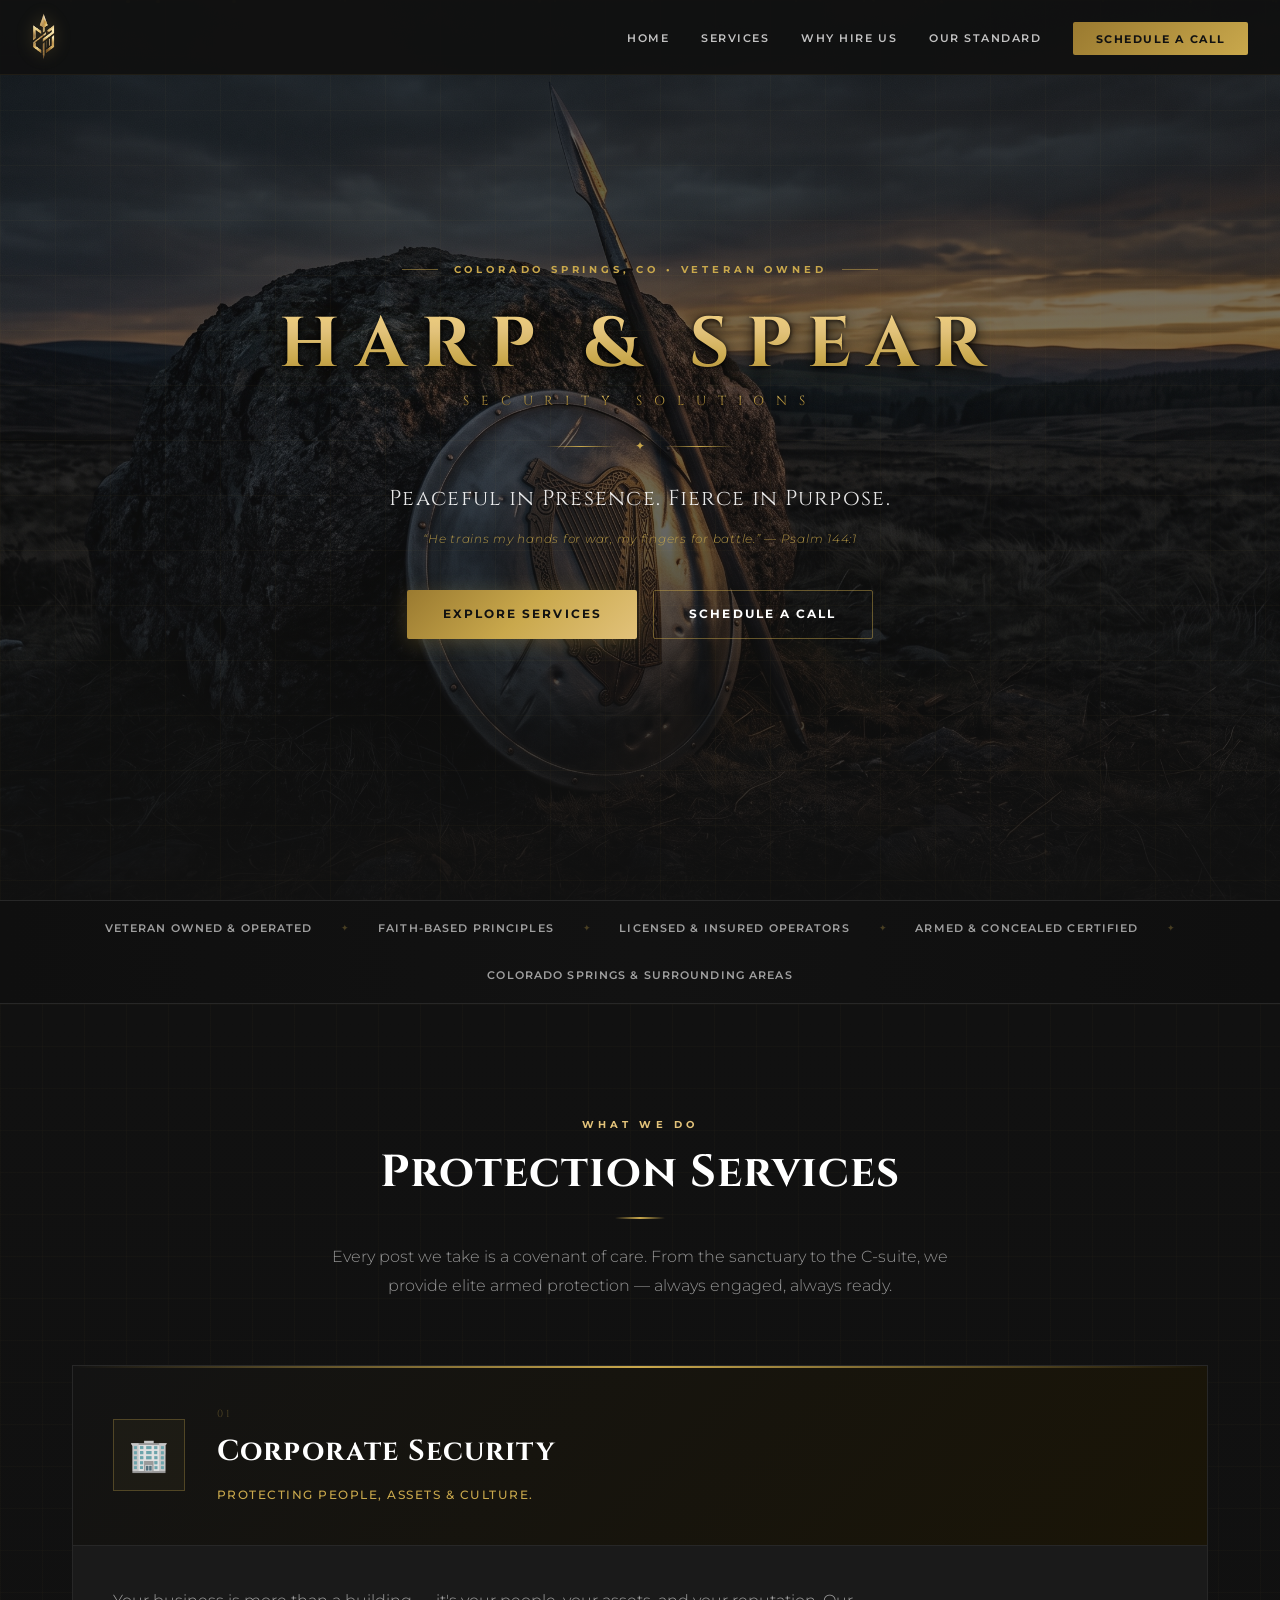
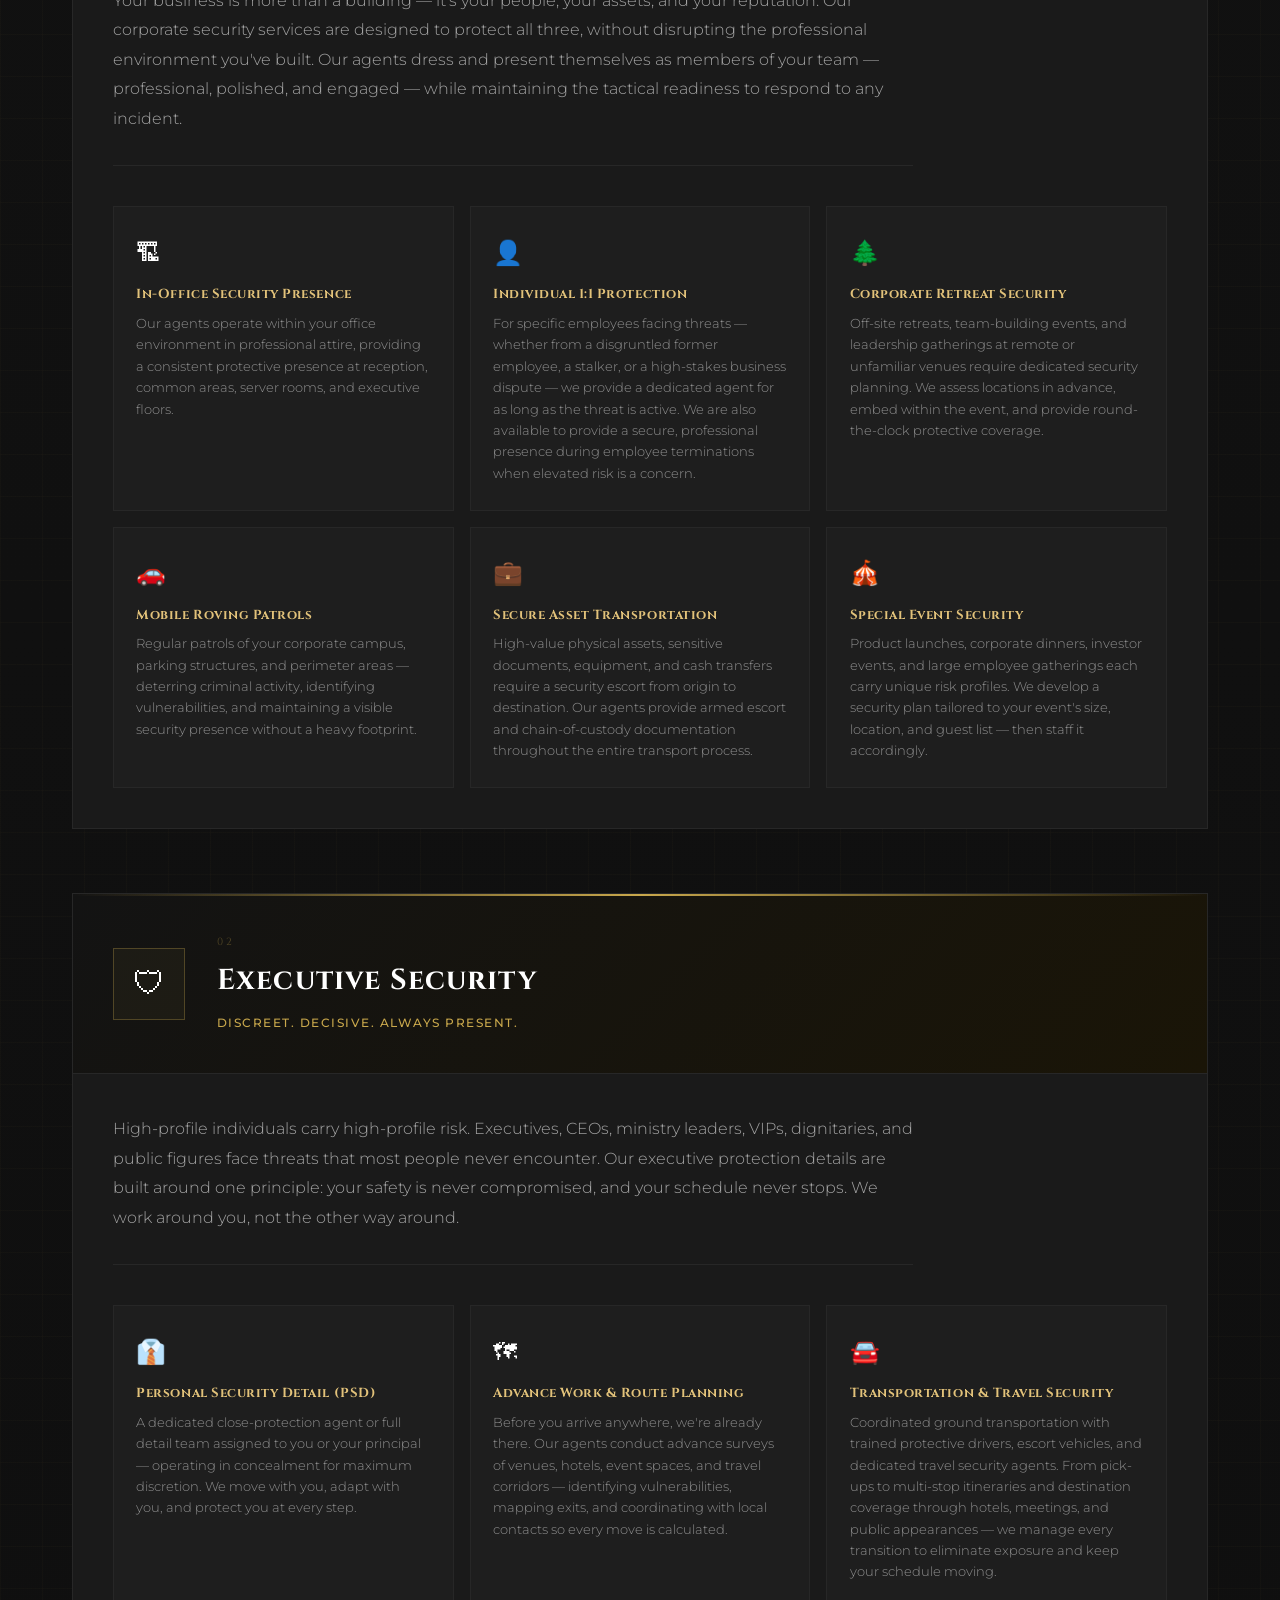
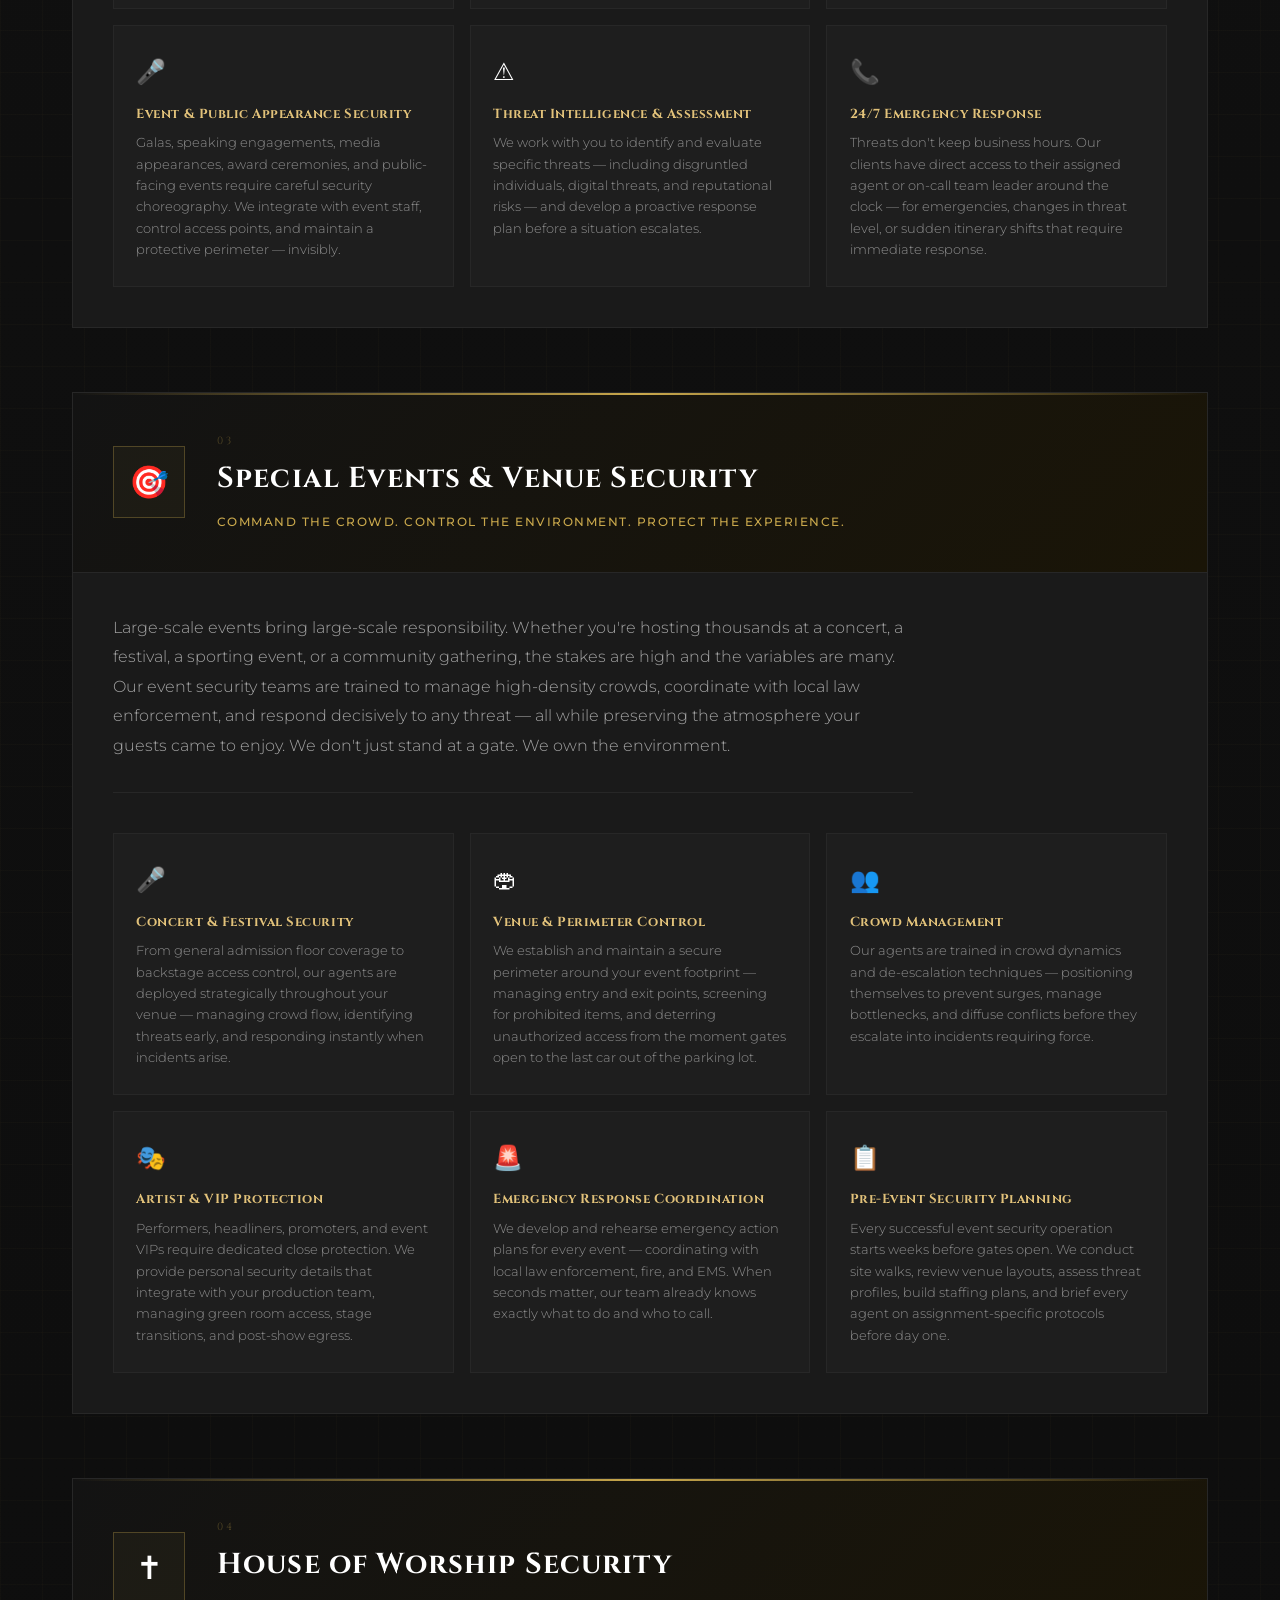
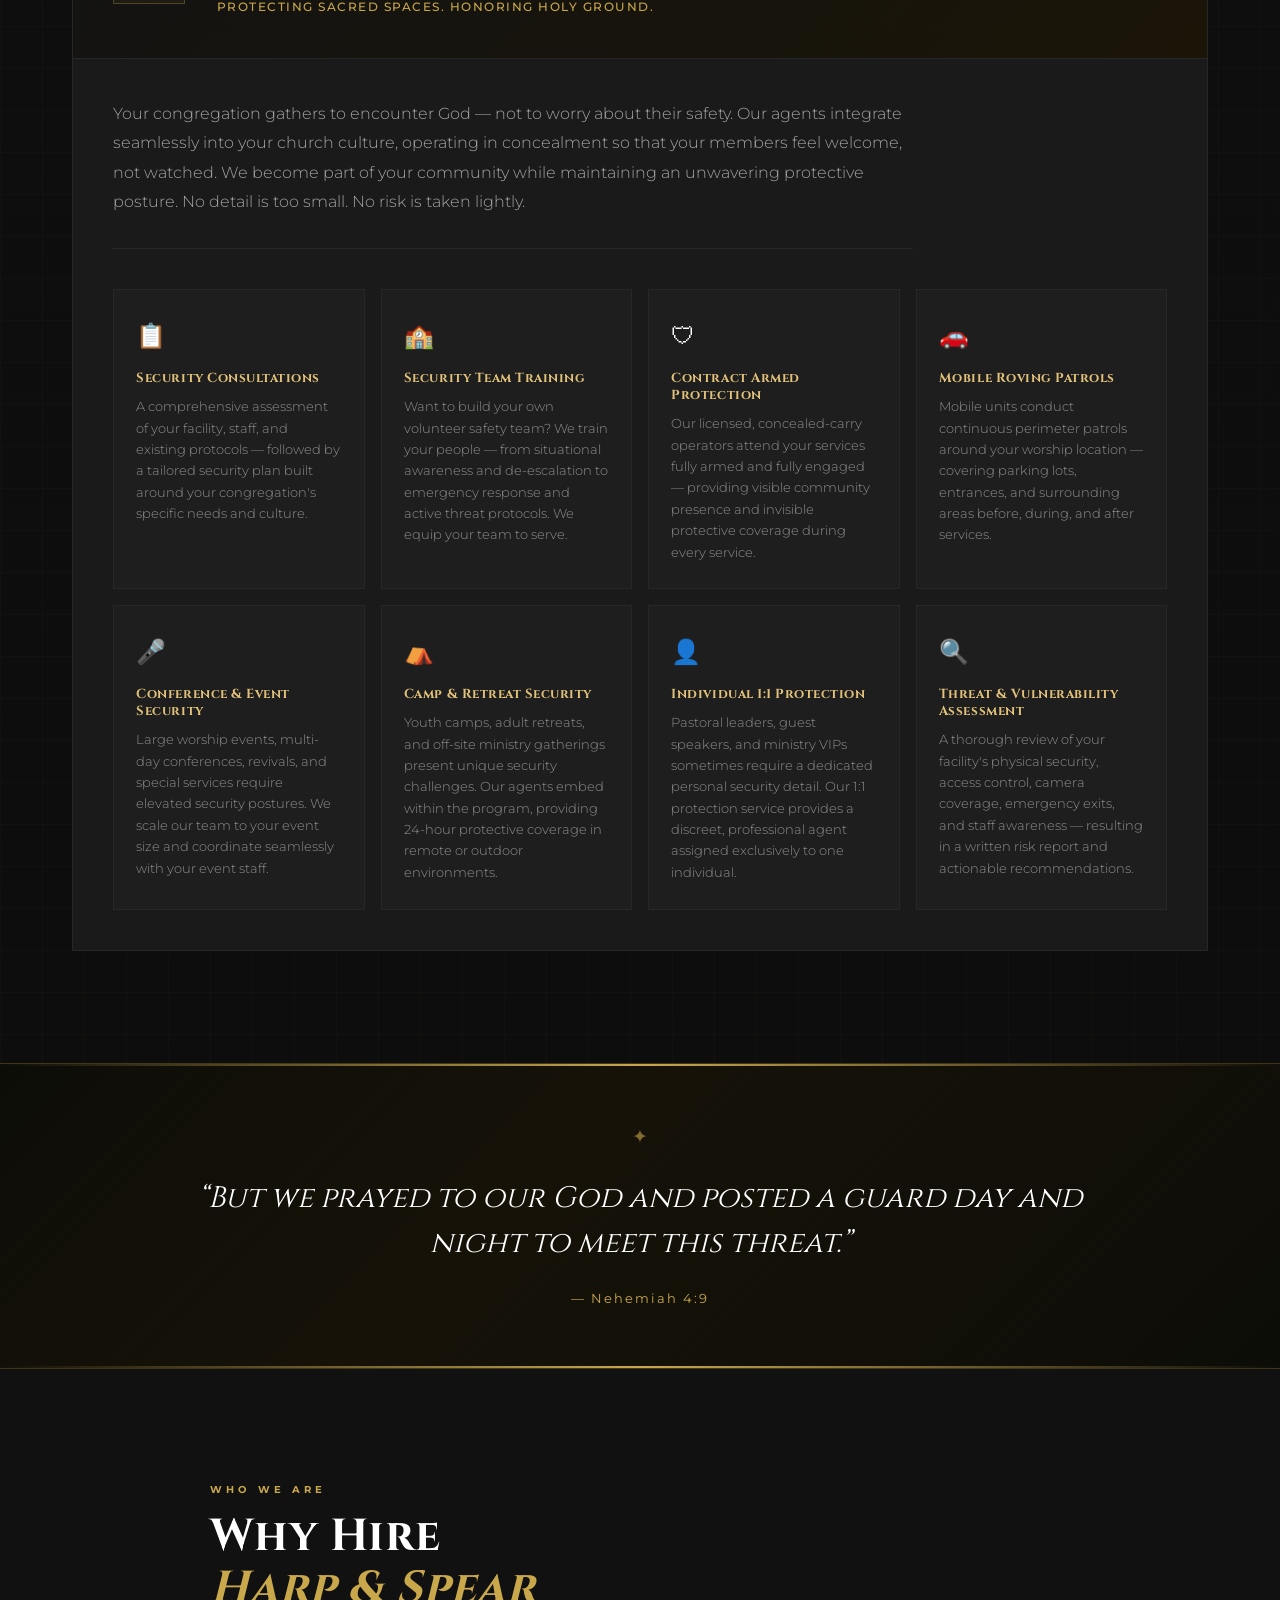
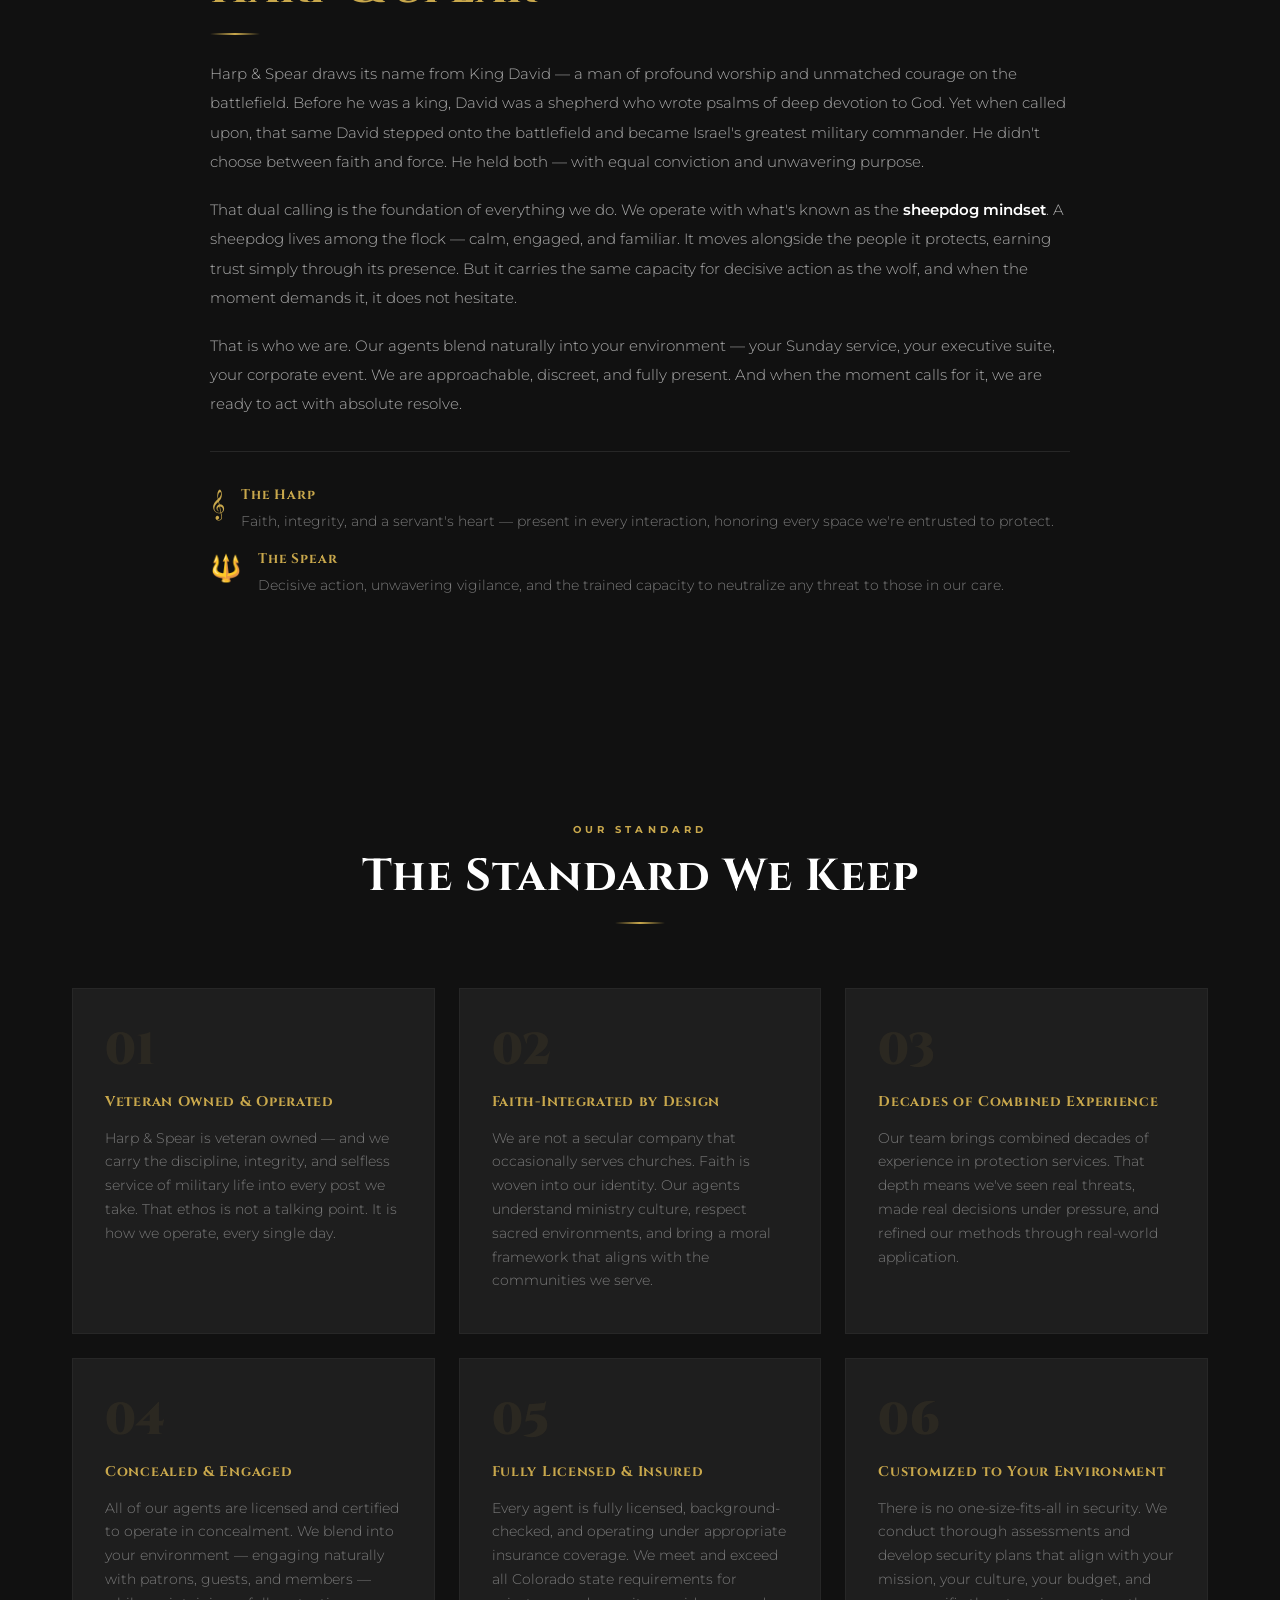
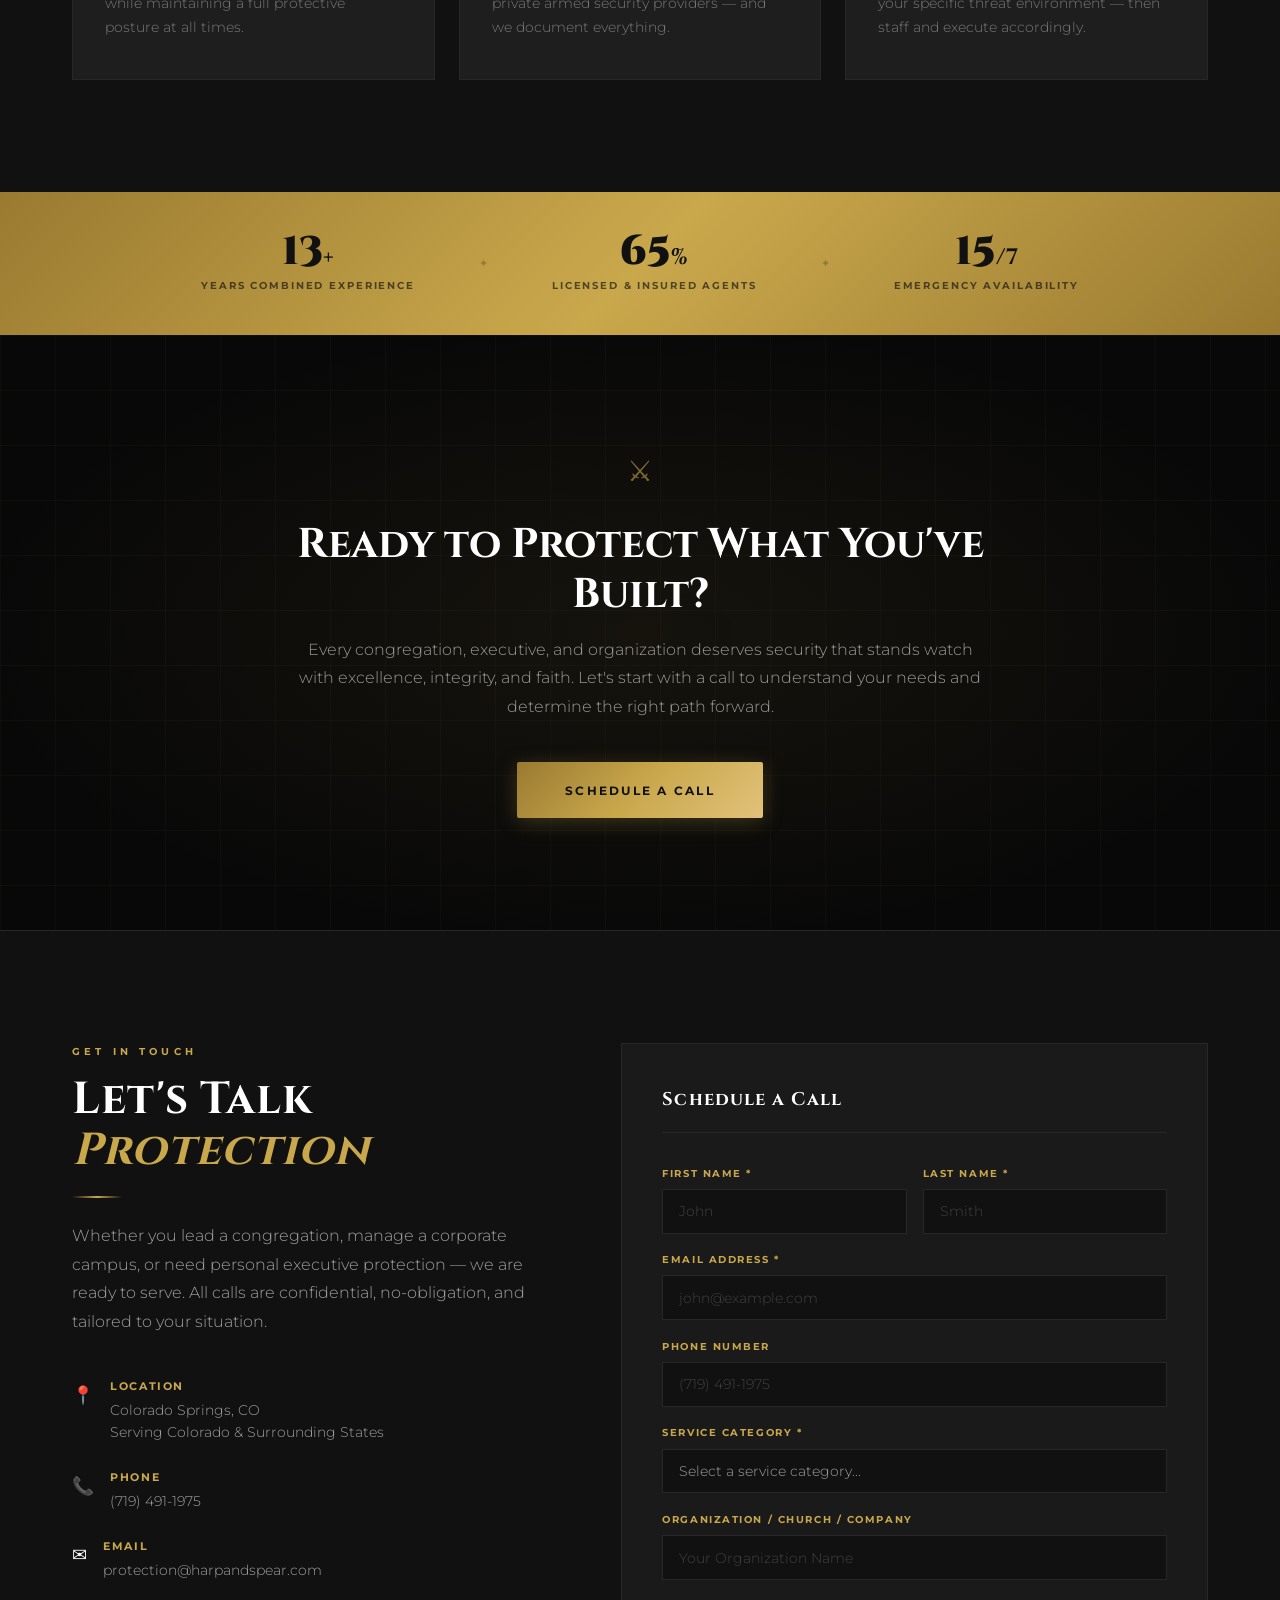
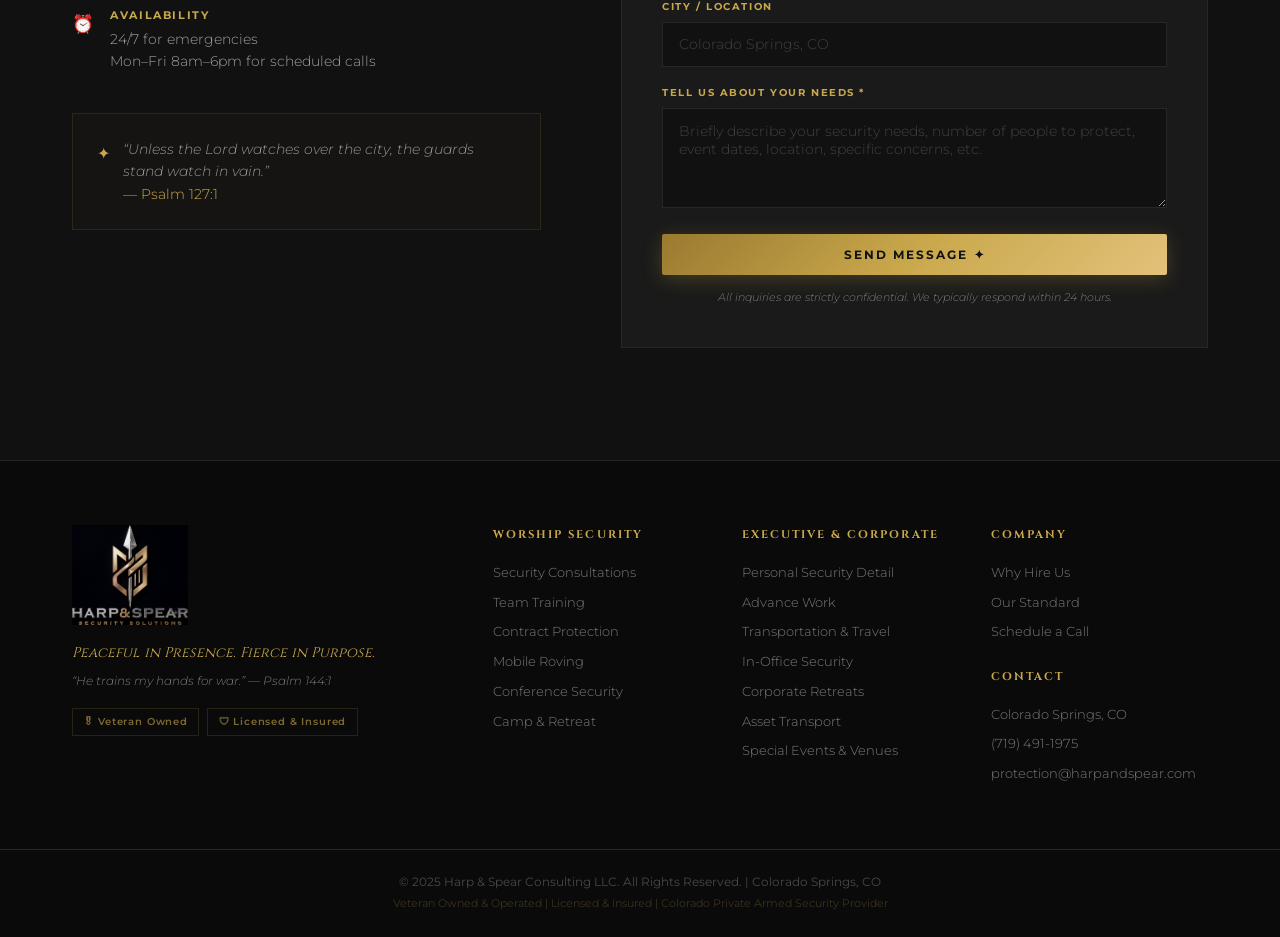
<file: index.html>
<!DOCTYPE html>
<html lang="en">
<head>
  <meta charset="UTF-8" />
  <meta name="viewport" content="width=device-width, initial-scale=1.0" />
  <title>Harp & Spear Security Solutions | Private Security | Colorado Springs, CO</title>
  <meta name="description" content="Harp & Spear Security Solutions is a veteran-owned, faith-based private security agency in Colorado Springs, CO. We provide armed protection for houses of worship, executive security, and corporate security services across Colorado." />
  <meta name="keywords" content="faith-based security, church security Colorado Springs, armed security Colorado, executive protection Colorado, corporate security, worship security, veteran owned security, private security agency Colorado Springs" />
  <meta name="author" content="Harp & Spear Security Solutions" />
  <meta name="robots" content="index, follow" />
  <link rel="canonical" href="https://www.harpandspear.com/" />
  <meta property="og:type" content="website" />
  <meta property="og:url" content="https://www.harpandspear.com/" />
  <meta property="og:title" content="Harp & Spear Security | Private Security | Colorado Springs, CO" />
  <meta property="og:description" content="Veteran-owned armed security for houses of worship, executives, and corporations. Colorado Springs, CO." />
  <meta property="og:locale" content="en_US" />
  <meta name="twitter:card" content="summary_large_image" />
  <link rel="icon" type="image/png" sizes="32x32" href="Spear_LogoBG-removebg-preview.png" />
  <script type="application/ld+json">
  {
    "@context": "https://schema.org",
    "@type": "LocalBusiness",
    "name": "Harp & Spear Security Solutions",
    "description": "Veteran-owned faith-based private security agency providing armed protection for houses of worship, executive protection, and corporate security in Colorado Springs, CO.",
    "url": "https://www.harpandspear.com",
    "telephone": "+17194911975",
    "email": "protection@harpandspear.com",
    "address": {
      "@type": "PostalAddress",
      "addressLocality": "Colorado Springs",
      "addressRegion": "CO",
      "addressCountry": "US"
    },
    "areaServed": "Colorado",
    "serviceType": ["Armed Security", "Executive Protection", "Corporate Security", "Church Security"]
  }
  </script>
  <link rel="preconnect" href="https://fonts.googleapis.com" />
  <link rel="preconnect" href="https://fonts.gstatic.com" crossorigin />
  <link href="https://fonts.googleapis.com/css2?family=Cinzel:wght@400;600;700;900&family=Montserrat:ital,wght@0,300;0,400;0,500;0,600;0,700;1,300;1,400&display=swap" rel="stylesheet" />
  <link rel="stylesheet" href="styles.css" />
</head>
<body>

  <!-- NAVIGATION -->
  <nav id="navbar" role="navigation" aria-label="Main navigation">
    <div class="nav-container">
      <a href="#home" class="nav-logo" aria-label="Harp & Spear Consulting - Home">
        <img src="Spear_LogoBG-removebg-preview.png" alt="Harp & Spear Consulting" class="nav-logo-img" width="48" height="48" />
      </a>
      <a href="#contact" class="nav-cta nav-cta-mobile">Schedule a Call</a>
      <button class="nav-toggle" id="navToggle" aria-label="Toggle navigation menu" aria-expanded="false" aria-controls="navLinks">
        <span></span><span></span><span></span>
      </button>
      <ul class="nav-links" id="navLinks" role="list">
        <li><a href="#home">Home</a></li>
        <li><a href="#services">Services</a></li>
        <li><a href="#why-hire">Why Hire Us</a></li>
        <li><a href="#why-us">Our Standard</a></li>
        <li><a href="#contact" class="nav-cta">Schedule a Call</a></li>
      </ul>
    </div>
  </nav>

  <!-- HERO -->
  <section id="home" class="hero" aria-label="Hero section">
    <div class="hero-bg-layer"></div>
    <div class="hero-img-layer"></div>
    <div class="hero-grid-overlay"></div>
    <div class="hero-particles" id="particles" aria-hidden="true"></div>
    <div class="hero-content">
      <div class="hero-badge">
        <span class="badge-line" aria-hidden="true"></span>
        <span>COLORADO SPRINGS, CO &bull; VETERAN OWNED</span>
        <span class="badge-line" aria-hidden="true"></span>
      </div>
      <h1 class="hero-title" aria-label="Harp and Spear">
        <span class="title-line-1">HARP &amp; SPEAR</span>
        <span class="title-consulting">SECURITY SOLUTIONS</span>
      </h1>
      <div class="hero-divider" aria-hidden="true">
        <span class="divider-line"></span>
        <span class="divider-icon">✦</span>
        <span class="divider-line"></span>
      </div>
      <p class="hero-sub">Peaceful in Presence. Fierce in Purpose.</p>
      <p class="hero-verse">&ldquo;He trains my hands for war, my fingers for battle.&rdquo; &mdash; Psalm 144:1</p>
      <div class="hero-actions">
        <a href="#services" class="btn btn-gold">Explore Services</a>
        <a href="#contact" class="btn btn-outline">Schedule a Call</a>
      </div>
    </div>

  </section>

  <!-- TRUST BAR -->
  <div class="trust-bar" role="complementary">
    <div class="trust-container">
      <div class="trust-item"><span>Veteran Owned &amp; Operated</span></div>
      <div class="trust-divider" aria-hidden="true">✦</div>
      <div class="trust-item"><span>Faith-Based Principles</span></div>
      <div class="trust-divider" aria-hidden="true">✦</div>
      <div class="trust-item"><span>Licensed &amp; Insured Operators</span></div>
      <div class="trust-divider" aria-hidden="true">✦</div>
      <div class="trust-item"><span>Armed &amp; Concealed Certified</span></div>
      <div class="trust-divider" aria-hidden="true">✦</div>
      <div class="trust-item"><span>Colorado Springs &amp; Surrounding Areas</span></div>
    </div>
  </div>

  <!-- SERVICES -->
  <section id="services" class="services" aria-labelledby="services-heading">
    <div class="services-overlay" aria-hidden="true"></div>
    <div class="section-container">
      <div class="section-header">
        <div class="section-label light">WHAT WE DO</div>
        <h2 id="services-heading" class="section-title light">Protection Services</h2>
        <div class="gold-bar centered"></div>
        <p class="section-intro light">
          Every post we take is a covenant of care. From the sanctuary to the C-suite, we provide elite armed protection — always engaged, always ready.
        </p>
      </div>

      <!-- CORPORATE SECURITY -->
      <div class="service-category" id="corporate-security">
        <div class="category-header">
          <div class="category-icon-wrap"><span class="category-icon">🏢</span></div>
          <div class="category-header-text">
            <div class="category-number">01</div>
            <h3>Corporate Security</h3>
            <p class="category-tagline">Protecting People, Assets &amp; Culture.</p>
          </div>
        </div>
        <div class="category-body">
          <p class="category-desc">
            Your business is more than a building — it's your people, your assets, and your reputation. Our corporate security services are designed to protect all three, without disrupting the professional environment you've built. Our agents dress and present themselves as members of your team — professional, polished, and engaged — while maintaining the tactical readiness to respond to any incident.
          </p>
          <div class="service-cards-grid three-col">
            <div class="service-sub-card">
              <span class="sub-icon">🏗</span>
              <h4>In-Office Security Presence</h4>
              <p>Our agents operate within your office environment in professional attire, providing a consistent protective presence at reception, common areas, server rooms, and executive floors.</p>
            </div>
            <div class="service-sub-card">
              <span class="sub-icon">👤</span>
              <h4>Individual 1:1 Protection</h4>
              <p>For specific employees facing threats — whether from a disgruntled former employee, a stalker, or a high-stakes business dispute — we provide a dedicated agent for as long as the threat is active. We are also available to provide a secure, professional presence during employee terminations when elevated risk is a concern.</p>
            </div>
            <div class="service-sub-card">
              <span class="sub-icon">🌲</span>
              <h4>Corporate Retreat Security</h4>
              <p>Off-site retreats, team-building events, and leadership gatherings at remote or unfamiliar venues require dedicated security planning. We assess locations in advance, embed within the event, and provide round-the-clock protective coverage.</p>
            </div>
            <div class="service-sub-card">
              <span class="sub-icon">🚗</span>
              <h4>Mobile Roving Patrols</h4>
              <p>Regular patrols of your corporate campus, parking structures, and perimeter areas — deterring criminal activity, identifying vulnerabilities, and maintaining a visible security presence without a heavy footprint.</p>
            </div>
            <div class="service-sub-card">
              <span class="sub-icon">💼</span>
              <h4>Secure Asset Transportation</h4>
              <p>High-value physical assets, sensitive documents, equipment, and cash transfers require a security escort from origin to destination. Our agents provide armed escort and chain-of-custody documentation throughout the entire transport process.</p>
            </div>
            <div class="service-sub-card">
              <span class="sub-icon">🎪</span>
              <h4>Special Event Security</h4>
              <p>Product launches, corporate dinners, investor events, and large employee gatherings each carry unique risk profiles. We develop a security plan tailored to your event's size, location, and guest list — then staff it accordingly.</p>
            </div>
          </div>
        </div>
      </div>

      <!-- EXECUTIVE SECURITY -->
      <div class="service-category" id="executive-security">
        <div class="category-header">
          <div class="category-icon-wrap"><span class="category-icon">🛡</span></div>
          <div class="category-header-text">
            <div class="category-number">02</div>
            <h3>Executive Security</h3>
            <p class="category-tagline">Discreet. Decisive. Always Present.</p>
          </div>
        </div>
        <div class="category-body">
          <p class="category-desc">
            High-profile individuals carry high-profile risk. Executives, CEOs, ministry leaders, VIPs, dignitaries, and public figures face threats that most people never encounter. Our executive protection details are built around one principle: your safety is never compromised, and your schedule never stops. We work around you, not the other way around.
          </p>
          <div class="service-cards-grid three-col">
            <div class="service-sub-card">
              <span class="sub-icon">👔</span>
              <h4>Personal Security Detail (PSD)</h4>
              <p>A dedicated close-protection agent or full detail team assigned to you or your principal — operating in concealment for maximum discretion. We move with you, adapt with you, and protect you at every step.</p>
            </div>
            <div class="service-sub-card">
              <span class="sub-icon">🗺</span>
              <h4>Advance Work &amp; Route Planning</h4>
              <p>Before you arrive anywhere, we're already there. Our agents conduct advance surveys of venues, hotels, event spaces, and travel corridors — identifying vulnerabilities, mapping exits, and coordinating with local contacts so every move is calculated.</p>
            </div>
            <div class="service-sub-card">
              <span class="sub-icon">🚘</span>
              <h4>Transportation &amp; Travel Security</h4>
              <p>Coordinated ground transportation with trained protective drivers, escort vehicles, and dedicated travel security agents. From pick-ups to multi-stop itineraries and destination coverage through hotels, meetings, and public appearances — we manage every transition to eliminate exposure and keep your schedule moving.</p>
            </div>
            <div class="service-sub-card">
              <span class="sub-icon">🎤</span>
              <h4>Event &amp; Public Appearance Security</h4>
              <p>Galas, speaking engagements, media appearances, award ceremonies, and public-facing events require careful security choreography. We integrate with event staff, control access points, and maintain a protective perimeter — invisibly.</p>
            </div>
            <div class="service-sub-card">
              <span class="sub-icon">⚠</span>
              <h4>Threat Intelligence &amp; Assessment</h4>
              <p>We work with you to identify and evaluate specific threats — including disgruntled individuals, digital threats, and reputational risks — and develop a proactive response plan before a situation escalates.</p>
            </div>
            <div class="service-sub-card">
              <span class="sub-icon">📞</span>
              <h4>24/7 Emergency Response</h4>
              <p>Threats don't keep business hours. Our clients have direct access to their assigned agent or on-call team leader around the clock — for emergencies, changes in threat level, or sudden itinerary shifts that require immediate response.</p>
            </div>
          </div>
        </div>
      </div>

      <!-- SPECIAL EVENTS & VENUE SECURITY -->
      <div class="service-category" id="special-events-security">
        <div class="category-header">
          <div class="category-icon-wrap"><span class="category-icon">🎯</span></div>
          <div class="category-header-text">
            <div class="category-number">03</div>
            <h3>Special Events &amp; Venue Security</h3>
            <p class="category-tagline">Command the Crowd. Control the Environment. Protect the Experience.</p>
          </div>
        </div>
        <div class="category-body">
          <p class="category-desc">
            Large-scale events bring large-scale responsibility. Whether you're hosting thousands at a concert, a festival, a sporting event, or a community gathering, the stakes are high and the variables are many. Our event security teams are trained to manage high-density crowds, coordinate with local law enforcement, and respond decisively to any threat — all while preserving the atmosphere your guests came to enjoy. We don't just stand at a gate. We own the environment.
          </p>
          <div class="service-cards-grid three-col">
            <div class="service-sub-card">
              <span class="sub-icon">🎤</span>
              <h4>Concert &amp; Festival Security</h4>
              <p>From general admission floor coverage to backstage access control, our agents are deployed strategically throughout your venue — managing crowd flow, identifying threats early, and responding instantly when incidents arise.</p>
            </div>
            <div class="service-sub-card">
              <span class="sub-icon">🏟</span>
              <h4>Venue &amp; Perimeter Control</h4>
              <p>We establish and maintain a secure perimeter around your event footprint — managing entry and exit points, screening for prohibited items, and deterring unauthorized access from the moment gates open to the last car out of the parking lot.</p>
            </div>
            <div class="service-sub-card">
              <span class="sub-icon">👥</span>
              <h4>Crowd Management</h4>
              <p>Our agents are trained in crowd dynamics and de-escalation techniques — positioning themselves to prevent surges, manage bottlenecks, and diffuse conflicts before they escalate into incidents requiring force.</p>
            </div>
            <div class="service-sub-card">
              <span class="sub-icon">🎭</span>
              <h4>Artist &amp; VIP Protection</h4>
              <p>Performers, headliners, promoters, and event VIPs require dedicated close protection. We provide personal security details that integrate with your production team, managing green room access, stage transitions, and post-show egress.</p>
            </div>
            <div class="service-sub-card">
              <span class="sub-icon">🚨</span>
              <h4>Emergency Response Coordination</h4>
              <p>We develop and rehearse emergency action plans for every event — coordinating with local law enforcement, fire, and EMS. When seconds matter, our team already knows exactly what to do and who to call.</p>
            </div>
            <div class="service-sub-card">
              <span class="sub-icon">📋</span>
              <h4>Pre-Event Security Planning</h4>
              <p>Every successful event security operation starts weeks before gates open. We conduct site walks, review venue layouts, assess threat profiles, build staffing plans, and brief every agent on assignment-specific protocols before day one.</p>
            </div>
          </div>
        </div>
      </div>

      <!-- WORSHIP SECURITY -->
      <div class="service-category" id="worship-security">
        <div class="category-header">
          <div class="category-icon-wrap"><span class="category-icon">✝</span></div>
          <div class="category-header-text">
            <div class="category-number">04</div>
            <h3>House of Worship Security</h3>
            <p class="category-tagline">Protecting Sacred Spaces. Honoring Holy Ground.</p>
          </div>
        </div>
        <div class="category-body">
          <p class="category-desc">
            Your congregation gathers to encounter God — not to worry about their safety. Our agents integrate seamlessly into your church culture, operating in concealment so that your members feel welcome, not watched. We become part of your community while maintaining an unwavering protective posture. No detail is too small. No risk is taken lightly.
          </p>
          <div class="service-cards-grid four-col">
            <div class="service-sub-card">
              <span class="sub-icon">📋</span>
              <h4>Security Consultations</h4>
              <p>A comprehensive assessment of your facility, staff, and existing protocols — followed by a tailored security plan built around your congregation's specific needs and culture.</p>
            </div>
            <div class="service-sub-card">
              <span class="sub-icon">🏫</span>
              <h4>Security Team Training</h4>
              <p>Want to build your own volunteer safety team? We train your people — from situational awareness and de-escalation to emergency response and active threat protocols. We equip your team to serve.</p>
            </div>
            <div class="service-sub-card">
              <span class="sub-icon">🛡</span>
              <h4>Contract Armed Protection</h4>
              <p>Our licensed, concealed-carry operators attend your services fully armed and fully engaged — providing visible community presence and invisible protective coverage during every service.</p>
            </div>
            <div class="service-sub-card">
              <span class="sub-icon">🚗</span>
              <h4>Mobile Roving Patrols</h4>
              <p>Mobile units conduct continuous perimeter patrols around your worship location — covering parking lots, entrances, and surrounding areas before, during, and after services.</p>
            </div>
            <div class="service-sub-card">
              <span class="sub-icon">🎤</span>
              <h4>Conference &amp; Event Security</h4>
              <p>Large worship events, multi-day conferences, revivals, and special services require elevated security postures. We scale our team to your event size and coordinate seamlessly with your event staff.</p>
            </div>
            <div class="service-sub-card">
              <span class="sub-icon">⛺</span>
              <h4>Camp &amp; Retreat Security</h4>
              <p>Youth camps, adult retreats, and off-site ministry gatherings present unique security challenges. Our agents embed within the program, providing 24-hour protective coverage in remote or outdoor environments.</p>
            </div>
            <div class="service-sub-card">
              <span class="sub-icon">👤</span>
              <h4>Individual 1:1 Protection</h4>
              <p>Pastoral leaders, guest speakers, and ministry VIPs sometimes require a dedicated personal security detail. Our 1:1 protection service provides a discreet, professional agent assigned exclusively to one individual.</p>
            </div>
            <div class="service-sub-card">
              <span class="sub-icon">🔍</span>
              <h4>Threat &amp; Vulnerability Assessment</h4>
              <p>A thorough review of your facility's physical security, access control, camera coverage, emergency exits, and staff awareness — resulting in a written risk report and actionable recommendations.</p>
            </div>
          </div>
        </div>
      </div>

    </div>
  </section>

  <!-- NEHEMIAH QUOTE -->
  <div class="nehemiah-banner">
    <div class="nehemiah-inner">
      <span class="nehemiah-icon" aria-hidden="true">✦</span>
      <blockquote>&ldquo;But we prayed to our God and posted a guard day and night to meet this threat.&rdquo;</blockquote>
      <cite>&mdash; Nehemiah 4:9</cite>
    </div>
  </div>

  <!-- WHY HIRE HARP & SPEAR -->
  <section id="why-hire" class="about" aria-labelledby="why-hire-heading">
    <div class="section-container">
      <div class="about-grid about-grid-single">
        <!-- RIGHT: Content -->
        <div class="about-content">
          <div class="section-label">WHO WE ARE</div>
          <h2 id="why-hire-heading" class="section-title">Why Hire<br /><em>Harp &amp; Spear</em></h2>
          <div class="gold-bar"></div>
          <p class="about-text">
            Harp &amp; Spear draws its name from King David — a man of profound worship and unmatched courage on the battlefield. Before he was a king, David was a shepherd who wrote psalms of deep devotion to God. Yet when called upon, that same David stepped onto the battlefield and became Israel's greatest military commander. He didn't choose between faith and force. He held both — with equal conviction and unwavering purpose.
          </p>
          <p class="about-text">
            That dual calling is the foundation of everything we do. We operate with what's known as the <strong>sheepdog mindset</strong>. A sheepdog lives among the flock — calm, engaged, and familiar. It moves alongside the people it protects, earning trust simply through its presence. But it carries the same capacity for decisive action as the wolf, and when the moment demands it, it does not hesitate.
          </p>
          <p class="about-text">
            That is who we are. Our agents blend naturally into your environment — your Sunday service, your executive suite, your corporate event. We are approachable, discreet, and fully present. And when the moment calls for it, we are ready to act with absolute resolve.
          </p>
          <div class="about-pillars">
            <div class="pillar">
              <span class="pillar-icon" aria-hidden="true">𝄞</span>
              <div>
                <strong>The Harp</strong>
                <p>Faith, integrity, and a servant's heart — present in every interaction, honoring every space we're entrusted to protect.</p>
              </div>
            </div>
            <div class="pillar">
              <span class="pillar-icon" aria-hidden="true">🔱</span>
              <div>
                <strong>The Spear</strong>
                <p>Decisive action, unwavering vigilance, and the trained capacity to neutralize any threat to those in our care.</p>
              </div>
            </div>
          </div>
        </div>
      </div>
    </div>
  </section>

  <!-- WHY US / OUR STANDARD -->
  <section id="why-us" class="why-us" aria-labelledby="why-heading">
    <div class="section-container">
      <div class="section-header">
        <div class="section-label">OUR STANDARD</div>
        <h2 id="why-heading" class="section-title">The Standard We Keep</h2>
        <div class="gold-bar centered"></div>
      </div>
      <div class="why-grid">
        <div class="why-card">
          <div class="why-number">01</div>
          <h4>Veteran Owned &amp; Operated</h4>
          <p>Harp &amp; Spear is veteran owned — and we carry the discipline, integrity, and selfless service of military life into every post we take. That ethos is not a talking point. It is how we operate, every single day.</p>
        </div>
        <div class="why-card">
          <div class="why-number">02</div>
          <h4>Faith-Integrated by Design</h4>
          <p>We are not a secular company that occasionally serves churches. Faith is woven into our identity. Our agents understand ministry culture, respect sacred environments, and bring a moral framework that aligns with the communities we serve.</p>
        </div>
        <div class="why-card">
          <div class="why-number">03</div>
          <h4>Decades of Combined Experience</h4>
          <p>Our team brings combined decades of experience in protection services. That depth means we've seen real threats, made real decisions under pressure, and refined our methods through real-world application.</p>
        </div>
        <div class="why-card">
          <div class="why-number">04</div>
          <h4>Concealed &amp; Engaged</h4>
          <p>All of our agents are licensed and certified to operate in concealment. We blend into your environment — engaging naturally with patrons, guests, and members — while maintaining a full protective posture at all times.</p>
        </div>
        <div class="why-card">
          <div class="why-number">05</div>
          <h4>Fully Licensed &amp; Insured</h4>
          <p>Every agent is fully licensed, background-checked, and operating under appropriate insurance coverage. We meet and exceed all Colorado state requirements for private armed security providers — and we document everything.</p>
        </div>
        <div class="why-card">
          <div class="why-number">06</div>
          <h4>Customized to Your Environment</h4>
          <p>There is no one-size-fits-all in security. We conduct thorough assessments and develop security plans that align with your mission, your culture, your budget, and your specific threat environment — then staff and execute accordingly.</p>
        </div>
      </div>
    </div>
  </section>

  <!-- STATS -->
  <div class="stats-bar" role="complementary">
    <div class="stats-container">
      <div class="stat-item">
        <div class="stat-number-wrap"><span class="stat-number" data-target="20">0</span><span class="stat-suffix">+</span></div>
        <span class="stat-label">Years Combined Experience</span>
      </div>
      <div class="stat-divider">✦</div>
      <div class="stat-item">
        <div class="stat-number-wrap"><span class="stat-number" data-target="100">0</span><span class="stat-suffix">%</span></div>
        <span class="stat-label">Licensed &amp; Insured Agents</span>
      </div>
      <div class="stat-divider">✦</div>
      <div class="stat-item">
        <div class="stat-number-wrap"><span class="stat-number" data-target="24">0</span><span class="stat-suffix">/7</span></div>
        <span class="stat-label">Emergency Availability</span>
      </div>
    </div>
  </div>

  <!-- CTA -->
  <section class="cta-section" aria-label="Call to action">
    <div class="cta-overlay" aria-hidden="true"></div>
    <div class="cta-content">
      <div class="cta-icon" aria-hidden="true">⚔</div>
      <h2>Ready to Protect What You've Built?</h2>
      <p>Every congregation, executive, and organization deserves security that stands watch with excellence, integrity, and faith. Let's start with a call to understand your needs and determine the right path forward.</p>
      <a href="#contact" class="btn btn-gold btn-large">Schedule a Call</a>
    </div>
  </section>

  <!-- CONTACT -->
  <section id="contact" class="contact" aria-labelledby="contact-heading">
    <div class="section-container">
      <div class="contact-grid">
        <div class="contact-info">
          <div class="section-label">GET IN TOUCH</div>
          <h2 id="contact-heading" class="section-title">Let's Talk<br /><em>Protection</em></h2>
          <div class="gold-bar"></div>
          <p class="contact-intro">
            Whether you lead a congregation, manage a corporate campus, or need personal executive protection — we are ready to serve. All calls are confidential, no-obligation, and tailored to your situation.
          </p>
          <div class="contact-details">
            <div class="contact-detail-item">
              <span class="contact-detail-icon">📍</span>
              <div><strong>Location</strong><p>Colorado Springs, CO<br />Serving Colorado &amp; Surrounding States</p></div>
            </div>
            <div class="contact-detail-item">
              <span class="contact-detail-icon">📞</span>
              <div><strong>Phone</strong><p><a href="tel:+17194911975">(719) 491-1975</a></p></div>
            </div>
            <div class="contact-detail-item">
              <span class="contact-detail-icon">✉</span>
              <div><strong>Email</strong><p><a href="mailto:protection@harpandspear.com">protection@harpandspear.com</a></p></div>
            </div>
            <div class="contact-detail-item">
              <span class="contact-detail-icon">⏰</span>
              <div><strong>Availability</strong><p>24/7 for emergencies<br />Mon–Fri 8am–6pm for scheduled calls</p></div>
            </div>
          </div>
          <div class="contact-scripture">
            <span class="cs-icon">✦</span>
            <p>&ldquo;Unless the Lord watches over the city, the guards stand watch in vain.&rdquo;<br /><em>&mdash; Psalm 127:1</em></p>
          </div>
        </div>

        <div class="contact-form-wrap">
          <form class="contact-form" id="contactForm" action="https://formspree.io/f/xaqvoggz" method="POST" novalidate aria-label="Consultation request form">
            <h3>Schedule a Call</h3>
            <div class="form-row">
              <div class="form-group">
                <label for="firstName">First Name *</label>
                <input type="text" id="firstName" name="firstName" placeholder="John" required autocomplete="given-name" />
              </div>
              <div class="form-group">
                <label for="lastName">Last Name *</label>
                <input type="text" id="lastName" name="lastName" placeholder="Smith" required autocomplete="family-name" />
              </div>
            </div>
            <div class="form-group">
              <label for="email">Email Address *</label>
              <input type="email" id="email" name="email" placeholder="john@example.com" required autocomplete="email" />
            </div>
            <div class="form-group">
              <label for="phone">Phone Number</label>
              <input type="tel" id="phone" name="phone" placeholder="(719) 491-1975" autocomplete="tel" />
            </div>
            <div class="form-group">
              <label for="service">Service Category *</label>
              <select id="service" name="service" required>
                <option value="" disabled selected>Select a service category...</option>
                <optgroup label="House of Worship Security">
                  <option value="worship-consult">Security Consultation &amp; Assessment</option>
                  <option value="worship-training">Security Team Training</option>
                  <option value="worship-contract">Contract Armed Protection</option>
                  <option value="worship-roving">Mobile Roving Patrols</option>
                  <option value="worship-conference">Conference &amp; Event Security</option>
                  <option value="worship-camp">Camp &amp; Retreat Security</option>
                  <option value="worship-1on1">Individual 1:1 Protection</option>
                </optgroup>
                <optgroup label="Executive Security">
                  <option value="exec-psd">Personal Security Detail (PSD)</option>
                  <option value="exec-advance">Advance Work &amp; Route Planning</option>
                  <option value="exec-transport">Transportation &amp; Travel Security</option>
                  <option value="exec-event">Event &amp; Public Appearance Security</option>
                  <option value="exec-threat">Threat Intelligence &amp; Assessment</option>
                  <option value="exec-247">24/7 Emergency Response</option>
                </optgroup>
                <optgroup label="Corporate Security">
                  <option value="corp-office">In-Office Security Presence</option>
                  <option value="corp-1on1">Individual 1:1 Protection</option>
                  <option value="corp-retreat">Corporate Retreat Security</option>
                  <option value="corp-roving">Mobile Roving Patrols</option>
                  <option value="corp-asset">Secure Asset Transportation</option>
                  <option value="corp-event">Special Event Security</option>
                </optgroup>
                <optgroup label="Special Events &amp; Venue Security">
                  <option value="event-concert">Concert &amp; Festival Security</option>
                  <option value="event-venue">Venue &amp; Perimeter Control</option>
                  <option value="event-crowd">Crowd Management</option>
                  <option value="event-vip">Artist &amp; VIP Protection</option>
                  <option value="event-emergency">Emergency Response Coordination</option>
                  <option value="event-planning">Pre-Event Security Planning</option>
                </optgroup>
                <option value="other">Other / Not Sure</option>
              </select>
            </div>
            <div class="form-group">
              <label for="organization">Organization / Church / Company</label>
              <input type="text" id="organization" name="organization" placeholder="Your Organization Name" autocomplete="organization" />
            </div>
            <div class="form-group">
              <label for="location">City / Location</label>
              <input type="text" id="location" name="location" placeholder="Colorado Springs, CO" />
            </div>
            <div class="form-group">
              <label for="message">Tell Us About Your Needs *</label>
              <textarea id="message" name="message" rows="4" placeholder="Briefly describe your security needs, number of people to protect, event dates, location, specific concerns, etc." required></textarea>
            </div>
            <button type="submit" class="btn btn-gold btn-full">Send Message ✦</button>
            <p class="form-disclaimer">All inquiries are strictly confidential. We typically respond within 24 hours.</p>
          </form>
          <div class="form-success" id="formSuccess" role="alert" aria-live="polite">
            <div class="form-success-icon">✦</div>
            <h4>Message Received</h4>
            <p>Thank you for reaching out. A member of our team will contact you within 24 hours to discuss your security needs. All communications remain strictly confidential.</p>
          </div>
        </div>
      </div>
    </div>
  </section>

  <!-- FOOTER -->
  <footer class="footer" role="contentinfo">
    <div class="footer-top">
      <div class="footer-brand">
        <img src="FULL_LOGO_HSSS_WHITELETTERS_Metallic3D.png" alt="Harp & Spear Security Solutions" class="footer-logo" loading="lazy" />
        <p class="footer-tagline">Peaceful in Presence. Fierce in Purpose.</p>
        <p class="footer-verse">&ldquo;He trains my hands for war.&rdquo; &mdash; Psalm 144:1</p>
        <div class="footer-badges">
          <span class="footer-badge">🎖 Veteran Owned</span>
          <span class="footer-badge">🛡 Licensed &amp; Insured</span>
        </div>
      </div>
      <div class="footer-links">
        <div class="footer-col">
          <h5>Worship Security</h5>
          <ul>
            <li><a href="#worship-security">Security Consultations</a></li>
            <li><a href="#worship-security">Team Training</a></li>
            <li><a href="#worship-security">Contract Protection</a></li>
            <li><a href="#worship-security">Mobile Roving</a></li>
            <li><a href="#worship-security">Conference Security</a></li>
            <li><a href="#worship-security">Camp &amp; Retreat</a></li>
          </ul>
        </div>
        <div class="footer-col">
          <h5>Executive &amp; Corporate</h5>
          <ul>
            <li><a href="#executive-security">Personal Security Detail</a></li>
            <li><a href="#executive-security">Advance Work</a></li>
            <li><a href="#executive-security">Transportation &amp; Travel</a></li>
            <li><a href="#corporate-security">In-Office Security</a></li>
            <li><a href="#corporate-security">Corporate Retreats</a></li>
            <li><a href="#corporate-security">Asset Transport</a></li>
            <li><a href="#special-events-security">Special Events &amp; Venues</a></li>
          </ul>
        </div>
        <div class="footer-col">
          <h5>Company</h5>
          <ul>
            <li><a href="#why-hire">Why Hire Us</a></li>
            <li><a href="#why-us">Our Standard</a></li>
            <li><a href="#contact">Schedule a Call</a></li>
          </ul>
          <h5 style="margin-top:1.5rem;">Contact</h5>
          <ul>
            <li>Colorado Springs, CO</li>
            <li><a href="tel:+17194911975">(719) 491-1975</a></li>
            <li><a href="mailto:protection@harpandspear.com">protection@harpandspear.com</a></li>
          </ul>
        </div>
      </div>
    </div>
    <div class="footer-bottom">
      <p>&copy; 2025 Harp &amp; Spear Consulting LLC. All Rights Reserved. | Colorado Springs, CO</p>
      <p class="footer-legal">Veteran Owned &amp; Operated | Licensed &amp; Insured | Colorado Private Armed Security Provider</p>
    </div>
  </footer>

  <script src="script.js"></script>
</body>
</html>
</file>
<file: styles.css>
/* ===== CSS VARIABLES ===== */
:root {
  --gold: #C9A84C;
  --gold-light: #E2C27A;
  --gold-dark: #9A7A30;
  --gold-shimmer: #F0D080;
  --gold-pale: rgba(201,168,76,0.12);
  --charcoal: #111111;
  --charcoal-mid: #161616;
  --charcoal-card: #1A1A1A;
  --charcoal-border: #272727;
  --charcoal-light: #1E1E1E;
  --charcoal-hover: #232323;
  --white: #FFFFFF;
  --text-muted: #7A7A7A;
  --text-dim: rgba(255,255,255,0.6);
  --font-title: 'Cinzel', serif;
  --font-body: 'Montserrat', sans-serif;
  --transition: all 0.3s ease;
  --shadow-gold: 0 0 40px rgba(201,168,76,0.12);
  --shadow-card: 0 12px 50px rgba(0,0,0,0.5);
  --radius: 2px;
}

/* ===== RESET & BASE ===== */
*,*::before,*::after{box-sizing:border-box;margin:0;padding:0;}
html{scroll-behavior:smooth;font-size:16px;}
body{
  background:var(--charcoal);
  color:var(--white);
  font-family:var(--font-body);
  font-weight:400;
  line-height:1.7;
  overflow-x:hidden;
}
img{max-width:100%;display:block;}
a{text-decoration:none;color:inherit;}
ul{list-style:none;}

/* ===== ACCESSIBILITY ===== */
.sr-only{position:absolute;width:1px;height:1px;padding:0;margin:-1px;overflow:hidden;clip:rect(0,0,0,0);white-space:nowrap;border:0;}
:focus-visible{outline:2px solid var(--gold);outline-offset:3px;}

/* ===== SCROLLBAR ===== */
::-webkit-scrollbar{width:5px;}
::-webkit-scrollbar-track{background:var(--charcoal);}
::-webkit-scrollbar-thumb{background:var(--gold-dark);border-radius:3px;}
::selection{background:var(--gold);color:var(--charcoal);}

/* ===== UTILITY ===== */
.section-container{max-width:1200px;margin:0 auto;padding:0 2rem;}

.section-label{
  font-family:var(--font-body);font-size:0.65rem;font-weight:700;
  letter-spacing:0.4em;color:var(--gold);text-transform:uppercase;margin-bottom:0.8rem;
}
.section-label.light{color:var(--gold-light);}

.section-title{
  font-family:var(--font-title);font-size:clamp(1.9rem,4vw,2.8rem);
  font-weight:700;color:var(--white);line-height:1.15;
  margin-bottom:1.2rem;letter-spacing:0.02em;
}
.section-title em{font-style:italic;color:var(--gold);font-family:var(--font-title);}
.section-title.light{color:var(--white);}
.section-header{text-align:center;margin-bottom:4rem;}
.section-intro{max-width:640px;margin:1.5rem auto 0;color:rgba(255,255,255,0.55);font-size:1rem;line-height:1.8;font-weight:300;}
.section-intro.light{color:rgba(255,255,255,0.55);}

.gold-bar{
  width:50px;height:2px;
  background:linear-gradient(90deg,transparent,var(--gold),transparent);
  margin-bottom:1.5rem;border-radius:1px;
}
.gold-bar.centered{margin-left:auto;margin-right:auto;}
.gold-text{color:var(--gold);}

/* ===== BUTTONS ===== */
.btn{
  display:inline-flex;align-items:center;gap:0.5rem;
  padding:0.85rem 2.2rem;font-family:var(--font-body);
  font-size:0.72rem;font-weight:700;letter-spacing:0.18em;
  text-transform:uppercase;border-radius:var(--radius);
  transition:var(--transition);cursor:pointer;border:none;
}
.btn-gold{
  background:linear-gradient(135deg,var(--gold-dark),var(--gold),var(--gold-light));
  color:var(--charcoal);box-shadow:0 4px 20px rgba(201,168,76,0.25);
}
.btn-gold:hover{
  background:linear-gradient(135deg,var(--gold),var(--gold-shimmer),var(--gold));
  box-shadow:0 6px 30px rgba(201,168,76,0.45);transform:translateY(-2px);color:var(--charcoal);
}
.btn-outline{background:transparent;color:var(--white);border:1px solid rgba(201,168,76,0.45);}
.btn-outline:hover{border-color:var(--gold);color:var(--gold);background:rgba(201,168,76,0.04);}
.btn-large{padding:1.1rem 3rem;font-size:0.78rem;}
.btn-full{width:100%;justify-content:center;}

/* ===== NAVBAR ===== */
#navbar{
  position:fixed;top:0;left:0;right:0;z-index:1000;
  padding:0.8rem 0;transition:all 0.4s ease;
  background:rgba(17,17,17,0.97);
  border-bottom:1px solid rgba(201,168,76,0.08);
}
#navbar.scrolled{
  background:rgba(17,17,17,0.99);
  backdrop-filter:blur(16px);-webkit-backdrop-filter:blur(16px);
  padding:0.5rem 0;
  border-bottom:1px solid rgba(201,168,76,0.12);
  box-shadow:0 4px 40px rgba(0,0,0,0.6);
}
.nav-container{
  max-width:1300px;margin:0 auto;padding:0 2rem;
  display:flex;align-items:center;justify-content:space-between;
}
.nav-logo{display:flex;align-items:center;}
.nav-logo-img{
  height:48px;width:auto;
  transition:var(--transition);
  /* Slight gold glow to make the spear pop */
  filter:drop-shadow(0 0 8px rgba(201,168,76,0.3));
}
#navbar.scrolled .nav-logo-img{height:38px;}
.nav-links{display:flex;align-items:center;gap:2rem;}
.nav-links a{
  font-family:var(--font-body);font-size:0.68rem;
  font-weight:600;letter-spacing:0.14em;text-transform:uppercase;
  color:rgba(255,255,255,0.75);transition:var(--transition);position:relative;
}
.nav-links a::after{
  content:'';position:absolute;bottom:-4px;left:0;width:0;height:1px;
  background:var(--gold);transition:width 0.3s ease;
}
.nav-links a:hover{color:var(--gold);}
.nav-links a:hover::after{width:100%;}
.nav-cta{
  background:linear-gradient(135deg,var(--gold-dark),var(--gold)) !important;
  color:var(--charcoal) !important;
  padding:0.6rem 1.4rem;border-radius:var(--radius);font-weight:700 !important;
}
.nav-cta:hover{
  background:linear-gradient(135deg,var(--gold),var(--gold-shimmer)) !important;
  transform:translateY(-1px);box-shadow:0 4px 18px rgba(201,168,76,0.4);
}
.nav-cta::after{display:none !important;}
.nav-toggle{
  display:none;flex-direction:column;gap:5px;
  background:none;border:none;cursor:pointer;padding:4px;
}
.nav-toggle span{
  display:block;width:24px;height:2px;
  background:var(--gold);transition:var(--transition);border-radius:1px;
}
.nav-toggle.open span:nth-child(1){transform:translateY(7px) rotate(45deg);}
.nav-toggle.open span:nth-child(2){opacity:0;}
.nav-toggle.open span:nth-child(3){transform:translateY(-7px) rotate(-45deg);}

/* Mobile-only Schedule a Call button in nav bar */
.nav-cta-mobile{
  display:none;
}
@media(max-width:768px){
  .nav-cta-mobile{
    display:inline-flex;
    align-items:center;
    margin-left:auto;
    margin-right:1rem;
    font-size:0.7rem;
    padding:0.5rem 1rem;
    background:linear-gradient(135deg,var(--gold-dark),var(--gold));
    color:var(--charcoal);
    font-family:var(--font-body);
    font-weight:700;
    letter-spacing:0.1em;
    text-transform:uppercase;
    border-radius:2px;
    white-space:nowrap;
  }
}




.hero{
  position:relative;min-height:100vh;
  display:flex;align-items:center;justify-content:center;
  overflow:hidden;
}
.hero-img-layer{
  position:absolute;inset:0;z-index:0;
  background:url('Background_harpspear_shield.png') 30% center / cover no-repeat;
}

@media(max-width:768px){
  .hero{
    flex-direction:column;
    align-items:center;
    justify-content:center;
    min-height:100vh;
    position:relative;
  }
  .hero-img-layer{
    position:absolute;
    inset:0;
    height:100%;
    margin-top:0;
    background:url('Background_harpspear_shield.png') 30% center / cover no-repeat;
  }
  .hero-bg-layer{
    display:block;
    position:absolute;
    inset:0;
    z-index:1;
    background:linear-gradient(
      to bottom,
      rgba(17,17,17,0.75) 0%,
      rgba(17,17,17,0.55) 40%,
      rgba(17,17,17,0.7) 70%,
      rgba(17,17,17,0.95) 100%
    );
  }
  .hero-content{
    background:transparent;
    padding:2.5rem 1.5rem;
    position:relative;
    z-index:3;
  }
  .hero-grid-overlay{display:none;}
  .hero-particles{display:none;}
  .hero-scroll{display:none;}
  .hero-verse{color:var(--gold);}
  .hero-sub{color:rgba(255,255,255,0.88);}
  .scroll-line{display:none;}
}
.hero-bg-layer{
  position:absolute;inset:0;z-index:1;
  background:linear-gradient(
    to bottom,
    rgba(17,17,17,0.75) 0%,
    rgba(17,17,17,0.55) 40%,
    rgba(17,17,17,0.7) 70%,
    rgba(17,17,17,0.95) 100%
  );
}
.hero-grid-overlay{
  position:absolute;inset:0;z-index:1;
  background-image:
    linear-gradient(rgba(201,168,76,0.03) 1px,transparent 1px),
    linear-gradient(90deg,rgba(201,168,76,0.03) 1px,transparent 1px);
  background-size:55px 55px;
}
.hero-particles{position:absolute;inset:0;z-index:2;overflow:hidden;}
.particle{
  position:absolute;width:2px;height:2px;background:var(--gold);
  border-radius:50%;opacity:0;animation:particleFloat linear infinite;
}
@keyframes particleFloat{
  0%{transform:translateY(100vh) scale(0);opacity:0;}
  10%{opacity:0.4;}90%{opacity:0.1;}
  100%{transform:translateY(-20px) scale(1);opacity:0;}
}
.hero-content{
  position:relative;z-index:3;text-align:center;
  padding:2rem;max-width:960px;
}
.hero-badge{
  display:flex;align-items:center;justify-content:center;gap:1rem;
  margin-bottom:2rem;font-size:0.63rem;font-weight:700;
  letter-spacing:0.38em;color:var(--gold);text-transform:uppercase;
}
.badge-line{display:block;width:36px;height:1px;background:var(--gold);opacity:0.5;}

/* Hero Title — Cinzel, refined metallic silver matching logo proportions */
.hero-title{
  font-family:var(--font-title);
  font-weight:700;
  display:flex;flex-direction:column;align-items:center;
  gap:0.15em;margin-bottom:0.5rem;
}
.title-line-1{
  font-size:clamp(2.2rem,5.5vw,4.8rem);
  letter-spacing:0.22em;line-height:1;
  display:block;
  /* Gold metallic gradient matching the logo's gold lettering */
  background:linear-gradient(
    180deg,
    var(--gold-shimmer) 0%,
    var(--gold-light)   15%,
    var(--gold)         35%,
    var(--gold-dark)    55%,
    var(--gold)         72%,
    var(--gold-shimmer) 88%,
    var(--gold-light)   100%
  );
  -webkit-background-clip:text;
  -webkit-text-fill-color:transparent;
  background-clip:text;
  background-size:100% 200%;
  /* Subtle gold ambient glow + depth shadow */
  filter:drop-shadow(0px 1px 2px rgba(0,0,0,0.95))
         drop-shadow(0px 3px 8px rgba(0,0,0,0.8))
         drop-shadow(0px 0px 20px rgba(201,168,76,0.1));
  animation:shimmerSilver 5s ease-in-out infinite;
}
@keyframes shimmerSilver{
  0%  {background-position:center 0%;}
  50% {background-position:center 100%;}
  100%{background-position:center 0%;}
}
.title-consulting{
  font-family:var(--font-title);
  font-size:clamp(0.58rem,1.4vw,0.82rem);
  font-weight:400;
  letter-spacing:0.9em;
  text-transform:uppercase;
  display:block;
  margin-top:0.35rem;
  /* Gold gradient matching "CONSULTING" in the logo */
  background:linear-gradient(
    180deg,
    var(--gold-shimmer) 0%,
    var(--gold)         35%,
    var(--gold-dark)    65%,
    var(--gold)         100%
  );
  -webkit-background-clip:text;
  -webkit-text-fill-color:transparent;
  background-clip:text;
  filter:drop-shadow(0px 1px 2px rgba(0,0,0,0.9));
}
.hero-divider{
  display:flex;align-items:center;justify-content:center;
  gap:1.2rem;margin:1.5rem 0;
}
.divider-line{width:70px;height:1px;background:linear-gradient(90deg,transparent,var(--gold),transparent);}
.divider-icon{color:var(--gold);font-size:0.75rem;}
.hero-sub{
  font-family:var(--font-title);font-size:clamp(0.95rem,2.5vw,1.35rem);
  color:rgba(255,255,255,0.9);margin-bottom:0.75rem;letter-spacing:0.06em;
}
.hero-verse{
  font-size:0.77rem;color:var(--gold);font-style:italic;
  letter-spacing:0.06em;margin-bottom:2.5rem;opacity:0.85;
  font-family:var(--font-body);font-weight:300;
}
.hero-actions{display:flex;gap:1rem;justify-content:center;flex-wrap:wrap;}
.hero-scroll{
  position:absolute;bottom:2rem;left:50%;transform:translateX(-50%);
  z-index:3;display:flex;flex-direction:column;align-items:center;
  gap:0.5rem;font-size:0.55rem;letter-spacing:0.35em;
  color:var(--gold);opacity:0.5;animation:scrollBounce 2s ease-in-out infinite;
}
.scroll-line{width:1px;height:36px;background:linear-gradient(to bottom,var(--gold),transparent);}
@keyframes scrollBounce{
  0%,100%{transform:translateX(-50%) translateY(0);}
  50%{transform:translateX(-50%) translateY(7px);}
}

/* ===== TRUST BAR ===== */
.trust-bar{
  background:linear-gradient(90deg,#0f0f0f,#121212,#0f0f0f);
  border-top:1px solid var(--charcoal-border);
  border-bottom:1px solid var(--charcoal-border);
  padding:1.1rem 2rem;
}
.trust-container{
  max-width:1100px;margin:0 auto;
  display:flex;align-items:center;justify-content:center;
  gap:1.8rem;flex-wrap:wrap;
}
.trust-item{
  display:flex;align-items:center;gap:0.5rem;
  font-size:0.7rem;font-weight:600;letter-spacing:0.1em;
  text-transform:uppercase;color:rgba(255,255,255,0.6);
}
.trust-icon{font-size:0.9rem;}
.trust-divider{color:var(--gold);opacity:0.3;font-size:0.55rem;}

/* ===== ABOUT / WHY HIRE ===== */
.about{padding:7rem 0;background:var(--charcoal);}
.about-grid{display:grid;grid-template-columns:1fr 1.45fr;gap:5rem;align-items:start;}
.about-grid-single{grid-template-columns:1fr;gap:0;max-width:860px;margin:0 auto;}

/* Photo frame */
.about-visual{position:relative;}
.about-photo-frame{
  position:relative;
  border:1px solid var(--charcoal-border);
  overflow:hidden;
}
.about-photo{
  width:100%;height:100%;
  object-fit:cover;display:block;
}
.frame-corner{
  position:absolute;width:20px;height:20px;
  border-color:rgba(201,168,76,0.45);border-style:solid;z-index:1;
}
.frame-corner.tl{top:10px;left:10px;border-width:1px 0 0 1px;}
.frame-corner.tr{top:10px;right:10px;border-width:1px 1px 0 0;}
.frame-corner.bl{bottom:10px;left:10px;border-width:0 0 1px 1px;}
.frame-corner.br{bottom:10px;right:10px;border-width:0 1px 1px 0;}

.about-text{color:rgba(255,255,255,0.65);margin-bottom:1.2rem;font-size:0.96rem;line-height:1.9;font-weight:300;}
.about-text strong{color:var(--white);font-weight:600;}
.about-pillars{
  display:flex;flex-direction:column;gap:1rem;
  margin-top:2rem;padding-top:2rem;border-top:1px solid var(--charcoal-border);
  width:100%;
}
.pillar{display:flex;align-items:flex-start;gap:1rem;width:100%;}
.pillar-icon{font-size:1.6rem;color:var(--gold);flex-shrink:0;margin-top:-2px;}
.pillar strong{
  display:block;font-family:var(--font-title);font-size:0.85rem;
  letter-spacing:0.06em;color:var(--gold);margin-bottom:0.25rem;
}
.pillar p{color:var(--text-muted);font-size:0.87rem;line-height:1.55;font-weight:300;}

/* ===== NEHEMIAH BANNER ===== */
.nehemiah-banner{
  background:linear-gradient(135deg,#0D0D08 0%,#161208 40%,#0D0D08 100%);
  border-top:1px solid rgba(201,168,76,0.25);
  border-bottom:1px solid rgba(201,168,76,0.25);
  padding:3.5rem 4rem;
  text-align:center;
  position:relative;
  overflow:hidden;
}
.nehemiah-banner::before{
  content:'';position:absolute;top:0;left:0;right:0;height:2px;
  background:linear-gradient(90deg,transparent,var(--gold),transparent);
}
.nehemiah-banner::after{
  content:'';position:absolute;bottom:0;left:0;right:0;height:2px;
  background:linear-gradient(90deg,transparent,var(--gold),transparent);
}
.nehemiah-inner{position:relative;z-index:1;max-width:900px;margin:0 auto;}
.nehemiah-icon{
  display:block;color:var(--gold);font-size:1.2rem;
  margin-bottom:1.5rem;opacity:0.6;
}
.nehemiah-banner blockquote{
  font-family:var(--font-title);
  font-size:clamp(1.2rem,3vw,1.85rem);
  font-style:italic;color:var(--white);
  line-height:1.5;margin-bottom:1.2rem;font-weight:400;
}
.nehemiah-banner cite{
  font-size:0.82rem;color:var(--gold);
  letter-spacing:0.15em;font-style:normal;font-family:var(--font-body);
}

/* ===== SERVICES ===== */
.services{
  position:relative;padding:7rem 0;overflow:hidden;
  background:linear-gradient(180deg,var(--charcoal) 0%,#0D0D0D 100%);
}
.services-overlay{
  position:absolute;inset:0;
  background-image:
    linear-gradient(rgba(201,168,76,0.025) 1px,transparent 1px),
    linear-gradient(90deg,rgba(201,168,76,0.025) 1px,transparent 1px);
  background-size:42px 42px;pointer-events:none;
}
.services .section-container{position:relative;z-index:1;}

/* SERVICE CATEGORY */
.service-category{
  margin-bottom:4rem;
  border:1px solid var(--charcoal-border);
  background:var(--charcoal-card);
  overflow:hidden;
}
.service-category:last-child{margin-bottom:0;}

.category-header{
  display:flex;align-items:center;gap:2rem;padding:2.5rem;
  background:linear-gradient(135deg,#131313 0%,#1a1507 100%);
  border-bottom:1px solid var(--charcoal-border);
  position:relative;overflow:hidden;
}
.category-header::before{
  content:'';position:absolute;top:0;left:0;right:0;height:2px;
  background:linear-gradient(90deg,transparent,var(--gold),transparent);
}
.category-icon-wrap{
  width:72px;height:72px;flex-shrink:0;
  border:1px solid rgba(201,168,76,0.3);
  display:flex;align-items:center;justify-content:center;
  background:rgba(201,168,76,0.05);
}
.category-icon{font-size:2rem;}
.category-header-text{flex:1;}
.category-number{
  font-family:var(--font-title);font-size:0.65rem;
  letter-spacing:0.3em;color:rgba(201,168,76,0.35);
  text-transform:uppercase;margin-bottom:0.3rem;
}
.category-header h3{
  font-family:var(--font-title);font-size:clamp(1.3rem,3vw,1.8rem);
  font-weight:700;color:var(--white);letter-spacing:0.04em;margin-bottom:0.4rem;
}
.category-tagline{font-size:0.78rem;color:var(--gold);letter-spacing:0.12em;font-weight:500;text-transform:uppercase;}
.category-body{padding:2.5rem;}
.category-desc{
  color:rgba(255,255,255,0.6);font-size:0.97rem;line-height:1.9;
  margin-bottom:2.5rem;max-width:800px;font-weight:300;
  padding-bottom:2rem;border-bottom:1px solid var(--charcoal-border);
}

/* Card grids */
.service-cards-grid{display:grid;gap:1rem;}
.service-cards-grid.four-col{grid-template-columns:repeat(4,1fr);}
.service-cards-grid.three-col{grid-template-columns:repeat(3,1fr);}

.service-sub-card{
  padding:1.6rem 1.4rem;
  background:var(--charcoal-light);
  border:1px solid var(--charcoal-border);
  transition:var(--transition);position:relative;overflow:hidden;
}
.service-sub-card::after{
  content:'';position:absolute;bottom:0;left:0;right:0;height:2px;
  background:linear-gradient(90deg,var(--gold-dark),var(--gold));
  transform:scaleX(0);transition:transform 0.35s ease;transform-origin:left;
}
.service-sub-card:hover{
  border-color:rgba(201,168,76,0.25);background:var(--charcoal-hover);
  transform:translateY(-3px);box-shadow:0 10px 35px rgba(0,0,0,0.4);
}
.service-sub-card:hover::after{transform:scaleX(1);}
.sub-icon{display:block;font-size:1.5rem;margin-bottom:0.8rem;transition:transform 0.3s ease;}
.service-sub-card:hover .sub-icon{transform:scale(1.1);}
.service-sub-card h4{
  font-family:var(--font-title);font-size:0.82rem;
  color:var(--gold-light);margin-bottom:0.6rem;letter-spacing:0.04em;line-height:1.3;
}
.service-sub-card p{font-size:0.81rem;color:rgba(255,255,255,0.5);line-height:1.65;font-weight:300;}

/* Full-width section banner images */
.section-banner-img{
  position:relative;width:100%;height:340px;overflow:hidden;
}
.section-banner-img img{
  width:100%;height:100%;object-fit:cover;object-position:center 30%;
  display:block;
}
.banner-img-overlay{
  position:absolute;inset:0;
  background:linear-gradient(
    to bottom,
    rgba(17,17,17,0.3) 0%,
    rgba(17,17,17,0.15) 40%,
    rgba(17,17,17,0.45) 100%
  );
}

/* ===== WHY US ===== */
.why-us{padding:7rem 0;background:var(--charcoal);}
.why-grid{display:grid;grid-template-columns:repeat(3,1fr);gap:1.5rem;}
.why-card{
  padding:2.5rem 2rem;border:1px solid var(--charcoal-border);
  background:var(--charcoal-light);transition:var(--transition);
  position:relative;overflow:hidden;
}
.why-card::after{
  content:'';position:absolute;bottom:0;left:0;right:0;height:2px;
  background:linear-gradient(90deg,var(--gold-dark),var(--gold),var(--gold-dark));
  transform:scaleX(0);transition:transform 0.4s ease;
}
.why-card:hover::after{transform:scaleX(1);}
.why-card:hover{border-color:rgba(201,168,76,0.2);background:var(--charcoal-hover);}
.why-number{
  font-family:var(--font-title);font-size:2.8rem;font-weight:900;
  color:rgba(201,168,76,0.08);line-height:1;margin-bottom:1rem;
}
.why-card h4{font-family:var(--font-title);font-size:0.88rem;color:var(--gold);margin-bottom:0.8rem;letter-spacing:0.05em;}
.why-card p{font-size:0.85rem;color:var(--text-muted);line-height:1.75;font-weight:300;}

/* ===== STATS BAR ===== */
.stats-bar{
  background:linear-gradient(135deg,var(--gold-dark) 0%,var(--gold) 50%,var(--gold-dark) 100%);
  padding:2.5rem 2rem;
}
.stats-container{
  max-width:900px;margin:0 auto;
  display:flex;align-items:center;justify-content:center;
  gap:4rem;flex-wrap:wrap;
}
.stat-item{text-align:center;color:var(--charcoal);}
.stat-number-wrap{line-height:1;margin-bottom:0.3rem;}
.stat-number{font-family:var(--font-title);font-size:2.5rem;font-weight:900;display:inline;}
.stat-suffix{font-family:var(--font-title);font-size:1.4rem;font-weight:700;}
.stat-label{display:block;font-size:0.65rem;font-weight:700;letter-spacing:0.18em;text-transform:uppercase;opacity:0.65;}
.stat-divider{color:var(--charcoal);opacity:0.25;font-size:0.7rem;}

/* ===== CTA SECTION ===== */
.cta-section{position:relative;padding:7rem 2rem;text-align:center;overflow:hidden;}
.cta-section::before{
  content:'';position:absolute;inset:0;
  background:radial-gradient(ellipse 75% 75% at 50% 50%,rgba(201,168,76,0.07) 0%,transparent 70%),#080808;
}
.cta-overlay{
  position:absolute;inset:0;
  background-image:
    linear-gradient(rgba(201,168,76,0.035) 1px,transparent 1px),
    linear-gradient(90deg,rgba(201,168,76,0.035) 1px,transparent 1px);
  background-size:55px 55px;
}
.cta-content{position:relative;z-index:1;max-width:700px;margin:0 auto;}
.cta-icon{font-size:1.8rem;color:var(--gold);margin-bottom:1.5rem;opacity:0.6;}
.cta-section h2{
  font-family:var(--font-title);font-size:clamp(1.7rem,3.5vw,2.6rem);
  font-weight:700;color:var(--white);margin-bottom:1rem;line-height:1.2;
}
.cta-section p{color:rgba(255,255,255,0.58);font-size:1rem;line-height:1.8;margin-bottom:2.5rem;font-weight:300;}

/* ===== CONTACT ===== */
.contact{padding:7rem 0;background:var(--charcoal);border-top:1px solid var(--charcoal-border);}
.contact-grid{display:grid;grid-template-columns:1fr 1.25fr;gap:5rem;align-items:start;}
.contact-intro{color:rgba(255,255,255,0.6);font-size:0.97rem;line-height:1.85;margin-bottom:2.5rem;font-weight:300;}
.contact-details{display:flex;flex-direction:column;gap:1.5rem;margin-bottom:2.5rem;}
.contact-detail-item{display:flex;gap:1rem;align-items:flex-start;}
.contact-detail-icon{font-size:1.1rem;flex-shrink:0;margin-top:3px;}
.contact-detail-item strong{
  display:block;font-size:0.68rem;font-weight:700;
  letter-spacing:0.15em;text-transform:uppercase;color:var(--gold);margin-bottom:0.3rem;
}
.contact-detail-item p,.contact-detail-item a{
  font-size:0.88rem;color:rgba(255,255,255,0.6);line-height:1.55;transition:var(--transition);font-weight:300;
}
.contact-detail-item a:hover{color:var(--gold);}
.contact-scripture{
  display:flex;align-items:flex-start;gap:0.8rem;
  padding:1.5rem;border:1px solid rgba(201,168,76,0.12);
  background:rgba(201,168,76,0.02);
}
.cs-icon{color:var(--gold);flex-shrink:0;margin-top:2px;}
.contact-scripture p{font-family:var(--font-body);font-style:italic;font-size:0.85rem;color:rgba(255,255,255,0.55);line-height:1.65;font-weight:300;}
.contact-scripture em{color:var(--gold);font-style:normal;}

/* FORM */
.contact-form-wrap{background:var(--charcoal-card);border:1px solid var(--charcoal-border);padding:2.5rem;}
.contact-form h3{
  font-family:var(--font-title);font-size:1.15rem;color:var(--white);
  margin-bottom:2rem;padding-bottom:1rem;border-bottom:1px solid var(--charcoal-border);letter-spacing:0.06em;
}
.form-row{display:grid;grid-template-columns:1fr 1fr;gap:1rem;}
.form-group{margin-bottom:1.1rem;}
.form-group label{
  display:block;font-size:0.65rem;font-weight:700;
  letter-spacing:0.15em;text-transform:uppercase;color:var(--gold);margin-bottom:0.4rem;
}
.form-group input,
.form-group select,
.form-group textarea{
  width:100%;background:var(--charcoal);border:1px solid var(--charcoal-border);
  color:var(--white);padding:0.78rem 1rem;font-family:var(--font-body);
  font-size:0.88rem;font-weight:300;transition:var(--transition);outline:none;
  border-radius:0;-webkit-appearance:none;
}
.form-group input::placeholder,.form-group textarea::placeholder{color:rgba(255,255,255,0.2);}
.form-group input:focus,.form-group select:focus,.form-group textarea:focus{
  border-color:rgba(201,168,76,0.45);box-shadow:0 0 0 3px rgba(201,168,76,0.04);
}
.form-group select{cursor:pointer;color:rgba(255,255,255,0.6);}
.form-group select option{background:var(--charcoal-card);color:var(--white);}
.form-group select optgroup{color:var(--gold);font-weight:600;}
.form-group textarea{resize:vertical;min-height:100px;}
.form-disclaimer{text-align:center;font-size:0.7rem;color:var(--text-muted);margin-top:0.8rem;font-style:italic;font-weight:300;}
.form-success{text-align:center;padding:3rem 2rem;display:none;}
.form-success.visible{display:block;}
.form-success-icon{font-size:2.5rem;color:var(--gold);margin-bottom:1.2rem;animation:pulse 2s ease-in-out infinite;}
@keyframes pulse{0%,100%{opacity:0.7;}50%{opacity:1;}}
.form-success h4{font-family:var(--font-title);font-size:1.2rem;color:var(--white);margin-bottom:0.7rem;letter-spacing:0.05em;}
.form-success p{color:var(--text-muted);font-size:0.9rem;line-height:1.7;font-weight:300;}

/* ===== FOOTER ===== */
.footer{background:#0A0A0A;border-top:1px solid var(--charcoal-border);}
.footer-top{max-width:1200px;margin:0 auto;padding:4rem 2rem;display:grid;grid-template-columns:1fr 2fr;gap:4rem;}
.footer-logo{height:100px;width:auto;margin-bottom:1rem;opacity:0.95;}
.footer-tagline{font-family:var(--font-title);font-style:italic;color:var(--gold);font-size:0.88rem;margin-bottom:0.4rem;}
.footer-verse{font-size:0.75rem;color:var(--text-muted);font-style:italic;font-weight:300;margin-bottom:1rem;}
.footer-badges{display:flex;gap:0.5rem;flex-wrap:wrap;}
.footer-badge{font-size:0.65rem;font-weight:600;letter-spacing:0.08em;color:rgba(201,168,76,0.6);border:1px solid rgba(201,168,76,0.15);padding:0.25rem 0.65rem;}
.footer-links{display:grid;grid-template-columns:repeat(3,1fr);gap:2rem;}
.footer-col h5{font-family:var(--font-title);font-size:0.7rem;letter-spacing:0.18em;text-transform:uppercase;color:var(--gold);margin-bottom:1.1rem;}
.footer-col ul{display:flex;flex-direction:column;gap:0.5rem;}
.footer-col li,.footer-col a{font-size:0.8rem;color:var(--text-muted);transition:var(--transition);font-weight:300;}
.footer-col a:hover{color:var(--gold-light);}
.footer-bottom{border-top:1px solid var(--charcoal-border);padding:1.4rem 2rem;text-align:center;}
.footer-bottom p{font-size:0.72rem;color:rgba(255,255,255,0.25);line-height:1.9;}
.footer-legal{font-size:0.67rem !important;color:rgba(201,168,76,0.25) !important;}

/* ===== SCROLL ANIMATIONS ===== */
.reveal{opacity:0;transform:translateY(28px);transition:opacity 0.7s ease,transform 0.7s ease;}
.reveal.visible{opacity:1;transform:translateY(0);}

/* ===== RESPONSIVE ===== */
@media(max-width:1200px){
  .service-cards-grid.four-col{grid-template-columns:repeat(2,1fr);}
  .service-cards-grid.three-col{grid-template-columns:repeat(3,1fr);}
}
@media(max-width:1024px){
  .service-cards-grid.three-col{grid-template-columns:repeat(2,1fr);}
  .why-grid{grid-template-columns:repeat(2,1fr);}
  .about-grid{grid-template-columns:1fr;gap:3rem;}
  .about-visual{max-width:480px;}
  .contact-grid{grid-template-columns:1fr;gap:3rem;}
  .nehemiah-banner{padding:2.5rem 2rem;}
}
@media(max-width:768px){
  .nav-links{
    display:none;position:fixed;top:0;right:0;bottom:0;width:290px;
    background:rgba(10,10,10,0.98);flex-direction:column;
    align-items:flex-start;padding:5rem 2rem 2rem;gap:0.4rem;
    border-left:1px solid var(--charcoal-border);
    backdrop-filter:blur(24px);z-index:999;
  }
  .nav-links.open{display:flex;}
  .nav-links a{font-size:0.95rem;padding:0.5rem 0;width:100%;}
  .nav-toggle{display:flex;z-index:1000;}
  .service-cards-grid.four-col,
  .service-cards-grid.three-col{grid-template-columns:1fr;}
  .why-grid{grid-template-columns:1fr;}
  .footer-top{grid-template-columns:1fr;gap:2.5rem;}
  .footer-links{grid-template-columns:repeat(2,1fr);}
  .stats-container{gap:2rem;}
  .trust-container{gap:1rem;}
  .trust-divider{display:none;}
  .form-row{grid-template-columns:1fr;}
  .category-header{flex-direction:column;align-items:flex-start;gap:1.2rem;}
  .section-banner-img{height:220px;}
  .nehemiah-banner blockquote{font-size:1.1rem;}
}
@media(max-width:480px){
  .footer-links{grid-template-columns:1fr;}
  .hero-actions{flex-direction:column;align-items:center;}
  .stats-container{flex-direction:column;gap:1.5rem;}
  .stat-divider{display:none;}
  .service-category{margin-bottom:2.5rem;}
  .category-body{padding:1.5rem;}
  .footer-badges{flex-direction:column;}
}
</file>
